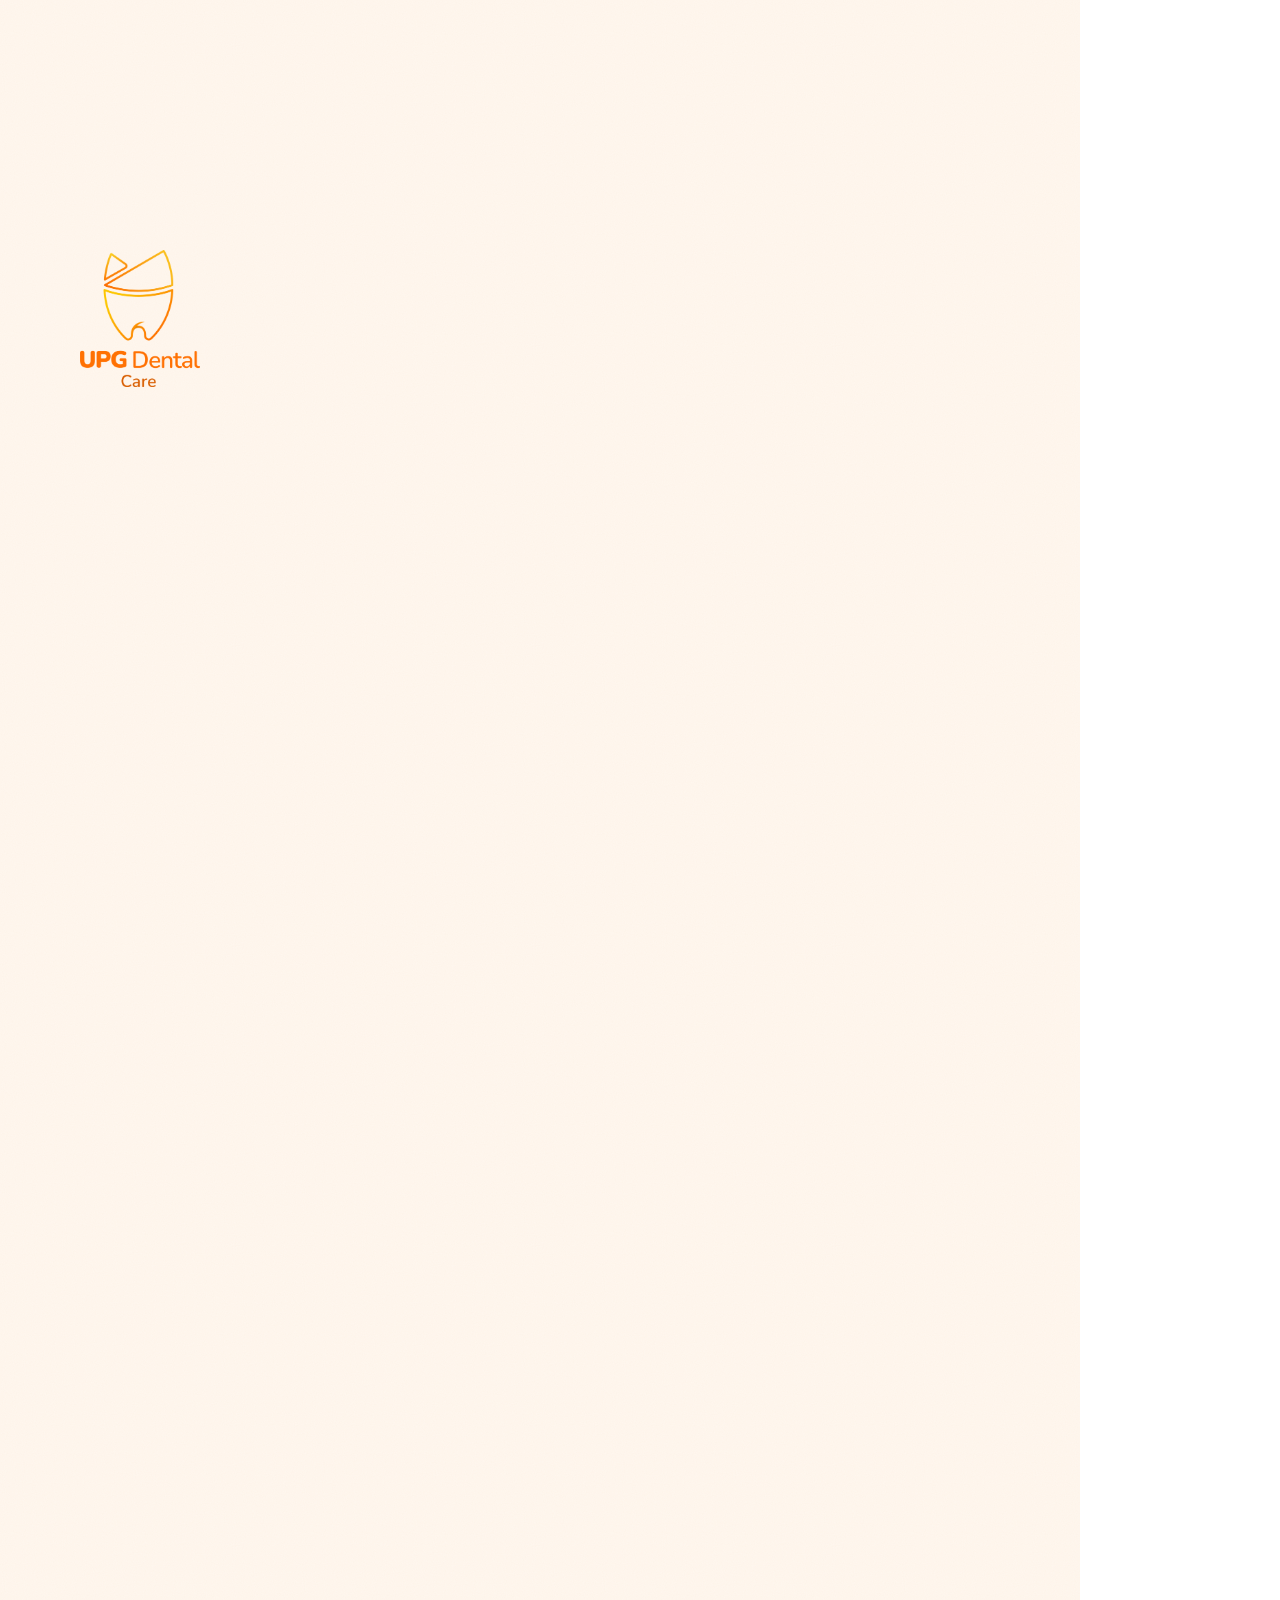
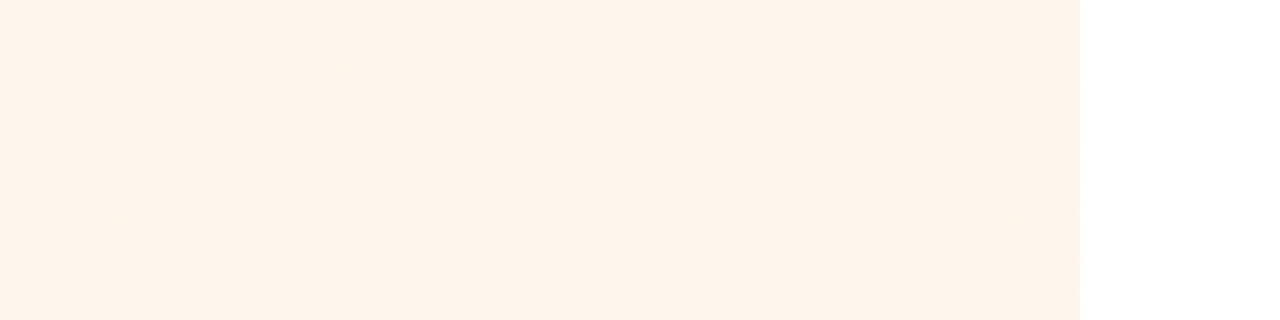
<file: video/rahasia-01-cengkeh/src/index.html>
<!doctype html>
<html lang="id"><head><meta charset="utf-8"><title>Rahasia 01 Cengkeh</title>
<link rel="stylesheet" href="kit.css">
<style>
.sc{position:absolute;inset:0;will-change:transform,opacity}
.sub{transition:none}
</style></head><body><div class="f" id="f"><img class="logo" src="logo-upg-transparan.png"><div id="stage"></div><div id="sub" class="sub"></div></div>
<script src="kit.js"></script>
<script>
// ===== Timeline (detik), diukur dari audio nyata audio/v1/L01..L10 =====
const LINES=[ // kartu subtitle (s = mulai, d = lama tampil), mengikuti audio v1 + v2
 {s:0.30,d:3.71,t:'Pernah sadar nggak, kenapa klinik gigi<br>selalu bau cengkeh?'},
 {s:4.60,d:5.72,t:'Di akun ini, kita bongkar hal-hal yang<br>dokter gigi tahu, tapi jarang diceritakan.'},
 {s:10.60,d:4.05,t:'Rahasia nomor satu:<br>bau itu namanya eugenol.'},
 {s:14.95,d:3.71,t:'Sebagian besar isi minyak cengkeh,<br>ya si eugenol ini.'},
 {s:18.95,d:2.40,t:'Kalau ada gigi berlubang<br>yang lagi nyeri,'},
 {s:21.35,d:3.01,t:'dokter gigi meneteskan eugenol<br>ke kapas kecil.'},
 {s:24.65,d:1.95,t:'Kapasnya dikeringkan sedikit,'},
 {s:26.60,d:2.41,t:'lalu diletakkan<br>di dalam lubang gigi.'},
 {s:29.30,d:2.77,t:'Setelah itu ditutup<br>tambalan sementara.'},
 {s:32.07,d:2.48,t:'Eugenol membantu<br>meredakan nyerinya.'},
 {s:34.85,d:1.58,t:'Nah, setiap kali dipakai,'},
 {s:36.43,d:3.57,t:'aromanya menyebar<br>ke ruangan.'},
 {s:40.00,d:1.85,t:'Itulah bau cengkeh<br>yang kamu cium.'},
 {s:42.25,d:3.16,t:'Rahasia nomor dua?<br>Kamu yang tentukan.'},
 {s:45.75,d:1.50,t:'Terus tulis di komen:'},
 {s:47.25,d:2.78,t:'rahasia dokter gigi apa lagi<br>yang pengen kamu tahu?'},
 {s:50.30,d:3.24,t:'Yang paling banyak diminta,<br>kita bongkar duluan.'},
 {s:53.80,d:2.04,t:'Follow biar nggak ketinggalan.'}];
const SC=[0,4.2,10.45,14.8,18.8,24.5,29.15,34.7,42.0,45.6];
const DURATION=57.0, STAMP1=4.42, STAMP3=40.0, STAMP4=44.1;
window.DURATION=DURATION;

// ===== easing =====
const cl=(v,a=0,b=1)=>Math.max(a,Math.min(b,v));
const p=(t,s,d)=>cl((t-s)/d);
const o4=k=>1-Math.pow(1-k,4), i4=k=>Math.pow(k,4);
const back=k=>{const c=1.7;return 1+(c+1)*Math.pow(k-1,3)+c*Math.pow(k-1,2);};
const typed=(str,k)=>str.slice(0,Math.round(str.length*cl(k)));
const draw=(k,len=400)=>`stroke-dasharray:${len};stroke-dashoffset:${len*(1-cl(k))}`;
const pop=(k)=>`transform:scale(${0.55+0.45*back(cl(k))});opacity:${cl(k*3)}`;

// ===== adegan (lt = waktu lokal sejak awal adegan) =====
const scenes=[
// 1 HOOK: teks diketik, asap cengkeh naik
lt=>{const q='Kenapa klinik gigi selalu bau ';
 return `${folderBlock('BERKAS #01')}
 <div class="paper" style="left:120px;right:180px;top:530px;height:720px">
  <div class="typed" style="margin-bottom:22px">RAHASIA KURSI DOKTER GIGI</div>
  <div class="h">${typed(q,p(lt,0,0.75))}${lt>0.75?`<span class="pill" style="display:inline-block;${pop(p(lt,0.75,0.3))}">cengkeh?</span>`:''}</div></div>
 <svg class="abs" style="left:150px;top:1010px" width="620" height="230">
  <g transform="translate(0,${-((lt*40)%30)})" opacity="${.5+.2*Math.sin(lt*3)}">${wisp(130,120,.6)}${wisp(230,130,.5)}</g>${clove(130,170,.55)}${clove(230,180,.5)}</svg>`;},
// 2 STEMPEL: tangan turun, dug, kamera sedikit mendorong
lt=>{const imp=STAMP1-SC[1], down=p(lt,0,imp), up=p(lt,imp+0.35,0.5);
 const hy=-260*(1-o4(down))-220*o4(up), hit=lt>=imp;
 const shake=hit&&lt<imp+0.12?Math.sin((lt-imp)*120)*5:0, push=1+0.035*p(lt,imp,5);
 return `<div class="sc" style="transform:scale(${push}) translate(${shake}px,0);transform-origin:50% 45%">${folderBlock('BERKAS #01')}
 ${hit?`<div class="stamp" style="left:190px;top:700px;font-size:74px;transform:rotate(-7deg) scale(${1+0.08*(1-p(lt,imp,0.15))})">RAHASIA KURSI<br>DOKTER GIGI</div>`:''}
 <div class="cap" style="top:1000px;text-align:center;color:${C.coklat};opacity:${p(lt,imp+0.6,0.4)};transform:translateY(${16*(1-o4(p(lt,imp+0.6,0.4)))}px)">Yang dokter gigi tahu,<br>tapi jarang diceritakan</div></div>
 <svg class="abs" style="left:300px;top:${520+hy}px;opacity:${1-p(lt,imp+0.6,0.3)}" width="400" height="360" viewBox="-160 -340 400 470">${stampHand(0,0,.8)}</svg>`;},
// 3 TEMUAN #1
lt=>{const up=o4(p(lt,0,0.45));
 return `${folderBlock('BERKAS #01')}
 <div class="paper" style="left:120px;right:180px;top:${530+120*(1-up)}px;height:720px">
  <div class="typed">${typed('TEMUAN #1',p(lt,0.2,0.4))}</div>
  <div class="h" style="margin-top:40px;opacity:${p(lt,1.9,0.25)}">Itu bau</div>
  <div class="h" style="margin-top:8px">${lt>2.95?`<span class="pill" style="display:inline-block;${pop(p(lt,2.95,0.3))}">eugenol</span>`:''}</div>
  <div class="typed" style="margin-top:60px;color:${C.gelap};font-size:30px">${typed('dibaca: eu-ge-nol',p(lt,3.3,0.6))}</div></div>`;},
// 4 cengkeh -> minyak -> eugenol
lt=>`<div class="h2 abs" style="left:80px;right:140px;top:460px;opacity:${p(lt,0,.3)}">Isi utama <span class="pill">minyak cengkeh</span></div>
 <svg class="abs" style="left:0;top:760px" width="960" height="560">
  <g style="${pop(p(lt,0.2,0.35))};transform-origin:190px 250px;transform-box:view-box">${clove(190,250,1)}</g>
  <g style="${draw(p(lt,0.8,0.4),220)}">${arrow(290,250,420)}</g>
  <g style="${pop(p(lt,1.15,0.35))};transform-origin:530px 260px;transform-box:view-box">${drop(530,260,1.5)}</g>
  <g style="${draw(p(lt,2.0,0.35),160)}">${arrow(630,250,715)}</g>
  <g style="${pop(p(lt,2.4,0.3))};transform-origin:843px 248px;transform-box:view-box"><rect x="730" y="196" width="226" height="104" rx="22" fill="${C.or}"/><text x="843" y="264" class="label" style="font-weight:900">eugenol</text></g>
  <text x="190" y="530" class="label" opacity="${p(lt,0.5,.3)}">cengkeh</text><text x="530" y="530" class="label" opacity="${p(lt,1.4,.3)}">minyaknya</text></svg>`,
// 5 eugenol diteteskan ke kapas
lt=>{const pip=o4(p(lt,0.1,0.6)), fall=p(lt,2.5,0.5), wet=o4(p(lt,3.0,0.5));
 return `<div class="h2 abs" style="left:80px;right:140px;top:460px;opacity:${p(lt,0,.3)}">Diteteskan ke ${lt>2.6?`<span class="pill" style="display:inline-block;${pop(p(lt,2.6,.3))}">kapas</span>`:'<span style="opacity:0">kapas</span>'}</div>
 <svg class="abs" style="left:0;top:700px" width="960" height="660">
  <g transform="translate(470,${40-160*(1-pip)}) rotate(8)"><rect x="-22" y="0" width="44" height="210" rx="10" fill="#fff" stroke="${C.gelap}" stroke-width="7"/><rect x="-16" y="${120+40*fall}" width="32" height="${84-40*fall}" rx="6" fill="${C.amber}" opacity=".85"/><path d="M-8 208 L0 250 L8 208" fill="#fff" stroke="${C.gelap}" stroke-width="7" stroke-linejoin="round"/><rect x="-34" y="-110" width="68" height="120" rx="30" fill="${C.ortua}" stroke="${C.gelap}" stroke-width="7" style="transform:scaleY(${lt>2.3&&lt<2.6?0.88:1});transform-origin:0 -50px;transform-box:view-box"/></g>
  ${lt>2.5&&lt<3.0?drop(440,330+140*fall*fall,.42):''}
  <g transform="translate(450,470)"><g style="${pop(p(lt,0.3,.35))}"><path d="M-95 20 C-120 -15 -85 -55 -50 -45 C-40 -80 10 -85 25 -55 C60 -75 105 -45 92 -10 C125 5 110 55 70 52 C55 80 -5 82 -25 58 C-60 75 -110 55 -95 20Z" fill="#fff" stroke="${C.gelap}" stroke-width="7"/><ellipse cx="0" cy="10" rx="${60*wet}" ry="${26*wet}" fill="${C.amber}" opacity=".55"/></g></g>
  <text x="450" y="620" class="label" opacity="${p(lt,0.8,.3)}">kapas kecil</text></svg>`;},
// 6 kapas dikeringkan, masuk ke lubang gigi
lt=>{const down=o4(p(lt,2.0,1.0)), sq=lt>0.6&&lt<1.6?0.82+0.18*Math.abs(Math.cos((lt-0.6)*Math.PI)):1;
 const cy=170+152*down;
 return `<div class="h2 abs" style="left:80px;right:140px;top:460px;opacity:${p(lt,0,.3)}">Diletakkan di ${lt>2.2?`<span class="pill" style="display:inline-block;${pop(p(lt,2.2,.3))}">lubang gigi</span>`:'<span style="opacity:0">lubang gigi</span>'}</div>
 <svg class="abs" style="left:0;top:690px" width="960" height="680">
  ${tooth(470,430,2.3,`<path d="M-30 -40 C-30 10 -22 60 -30 100 M30 -40 C30 10 22 60 30 100" stroke="${C.ortua}" stroke-width="5" fill="none" opacity=".5"/><path d="M-26 -62 L-18 -30 L18 -30 L26 -62 Z" fill="${C.krem}" stroke="${C.gelap}" stroke-width="5" stroke-linejoin="round"/>`)}
  <g transform="translate(470,${cy})"><g style="transform:scaleY(${sq});transform-box:view-box"><path d="M-34 0 C-42 -22 -18 -38 0 -30 C18 -40 42 -22 34 0 C40 20 -40 20 -34 0Z" fill="#FFF3C4" stroke="${C.gelap}" stroke-width="6"/></g>
   <g opacity="${1-p(lt,3.1,0.4)}"><path d="M-12 -32 L-60 -250 M12 -32 L60 -250" stroke="${C.gelap}" stroke-width="10" stroke-linecap="round"/></g></g>
  <g opacity="${p(lt,0.2,.3)*(1-p(lt,2.0,.3))}"><text x="800" y="140" class="label" style="font-size:38px">dikeringkan</text><text x="800" y="184" class="label" style="font-size:38px">sedikit dulu</text></g></svg>`;},
// 7 ditutup tambalan sementara, nyeri reda
lt=>{const cap=o4(p(lt,0.3,0.5)), calm=p(lt,2.9,0.8), j=calm<1?Math.sin(lt*38)*3*(1-calm):0;
 const nerve=calm<0.5?`<path transform="translate(${j},0)" d="M-10 -26 L4 -8 L-8 10 L6 28 L-8 46 L4 66" stroke="${C.or}" stroke-width="7" fill="none" stroke-linecap="round" stroke-linejoin="round" opacity="${1-calm*2}"/>`:`<path d="M0 -26 C-6 0 6 30 0 70" stroke="${C.or}" stroke-width="7" fill="none" stroke-linecap="round" opacity="${(calm-0.5)*2}"/>`;
 return `<div class="h2 abs" style="left:80px;right:140px;top:460px">${lt<2.8?`<span style="opacity:${p(lt,0,.3)}">Ditutup <span class="pill">tambalan sementara</span></span>`:`<span style="opacity:${p(lt,2.8,.25)}">Membantu <span class="pill">meredakan nyeri</span></span>`}</div>
 <svg class="abs" style="left:0;top:740px" width="960" height="620">
  ${tooth(470,330,2.3,`<path d="M-30 -40 C-30 10 -22 60 -30 100 M30 -40 C30 10 22 60 30 100" stroke="${C.ortua}" stroke-width="5" fill="none" opacity=".5"/>${nerve}<path d="M-26 -62 L-18 -30 L18 -30 L26 -62 Z" fill="#FFF3C4" stroke="${C.gelap}" stroke-width="4"/><path d="M-14 -40 C-8 -46 8 -46 14 -40 C10 -34 -10 -34 -14 -40Z" fill="${C.amber}" opacity=".7"/><g transform="translate(0,${-40*(1-cap)})" opacity="${cap}"><path d="M-30 -66 C-12 -54 12 -54 30 -66 L26 -50 C10 -44 -10 -44 -26 -50Z" fill="#D9C7AE" stroke="${C.gelap}" stroke-width="4"/></g>`)}
  <g opacity="${p(lt,0.9,.3)}"><path d="M545 190 L720 110" stroke="${C.gelap}" stroke-width="6" stroke-linecap="round"/><text x="800" y="100" class="label" style="font-size:38px">tambalan</text><text x="800" y="144" class="label" style="font-size:38px">sementara</text></g>
  <g opacity="${p(lt,1.3,.3)}"><path d="M520 240 L720 300" stroke="${C.gelap}" stroke-width="6" stroke-linecap="round"/><text x="800" y="290" class="label" style="font-size:38px">kapas</text><text x="800" y="334" class="label" style="font-size:38px">+ eugenol</text></g></svg>`;},
// 8 aroma menyebar, TERJAWAB
lt=>{const W=[[470,440,.6,0.2],[330,470,.5,0.6],[610,470,.5,0.8],[200,520,.55,1.6],[760,520,.45,1.9],[400,330,.35,2.4],[560,320,.35,2.7]];
 const imp=STAMP3-SC[7], hit=lt>=imp;
 return `<div class="h2 abs" style="left:80px;right:140px;top:460px">${lt<imp-0.1?`<span style="opacity:${p(lt,0,.3)}">Aromanya <span class="pill">menyebar</span></span>`:`<span style="opacity:${p(lt,imp-0.1,.25)}">Itu bau yang <span class="pill">kamu cium</span></span>`}</div>
 <svg class="abs" style="left:0;top:700px" width="960" height="700">
  ${W.map(([x,y,o,t0])=>{const k=p(lt,t0,0.7);return `<g transform="translate(0,${-30*p(lt,t0,6)})" style="clip-path:inset(${100-100*k}% 0 0 0)">${wisp(x,y,o)}</g>`;}).join('')}
  ${tooth(470,580,1.1)}</svg>
 ${hit?`<div class="stamp" style="left:590px;top:1250px;font-size:46px;transform:rotate(-9deg) scale(${1+0.1*(1-p(lt,imp,0.15))})">TERJAWAB</div>`:''}`;},
// 9 berkas #02: kamu yang tentukan
lt=>{const imp=STAMP4-SC[8], hit=lt>=imp;
 return `${folderBlock('BERKAS #02',520,760)}
 <div class="paper" style="left:120px;right:180px;top:580px;height:640px">
  <div class="typed">${typed('RAHASIA #02',p(lt,0.15,0.4))}</div>
  <div style="font-weight:900;font-size:300px;line-height:1;color:${C.ortua};margin-top:10px;display:inline-block;${pop(p(lt,0.5,.35))};transform-origin:30% 60%">?</div></div>
 ${hit?`<div class="stamp" style="left:330px;top:1020px;font-size:58px;transform:rotate(-8deg) scale(${1+0.1*(1-p(lt,imp,0.15))})">KAMU YANG<br>TENTUKAN</div>`:''}`;},
// 10 CTA: tulis di komen, yang paling banyak diminta, follow
lt=>{const tq=LINES[15].s-SC[9], tn=LINES[16].s-SC[9], tf=LINES[17].s-SC[9];
 const hin=o4(p(lt,tq+0.3,0.45)), nudge=lt>tq+0.8&&lt<tq+2.6?Math.max(0,Math.sin((lt-tq-0.8)*Math.PI*2/0.9))*24:0;
 return `<div class="h2 abs" style="left:80px;top:470px;color:${C.ortua};${pop(p(lt,0.15,.3))};transform-origin:0 50%">Tulis di komen</div>
 <div class="cap abs" style="top:590px;opacity:${p(lt,tq,.3)}">Rahasia dokter gigi apa yang mau kamu bongkar?</div>
 <div class="abs" style="left:80px;right:140px;top:760px;font-weight:800;font-size:40px;line-height:1.5;opacity:${p(lt,tn,.3)}">
  <div class="typed" style="font-size:30px;margin-bottom:10px">${typed('YANG PALING BANYAK DIMINTA:',p(lt,tn,0.6))}</div>
  ${lt>tn+0.9?`<span class="pill" style="display:inline-block;${pop(p(lt,tn+0.9,.3))}">dibongkar duluan</span>`:''}</div>
 <div class="h abs" style="left:80px;top:1000px;font-size:80px;opacity:${p(lt,tf,.2)}">${lt>tf?`<span class="pill" style="display:inline-block;${pop(p(lt,tf,.3))}">Follow</span>`:''} biar nggak<br>ketinggalan</div>
 <svg class="abs" style="left:${520-300*(1-hin)+nudge}px;top:1195px;opacity:${hin}" width="440" height="200" viewBox="-290 -120 500 240">${pointHand(0,0,.8)}</svg>`;}
];

const CUTS=[1,2];
const stage=document.getElementById('stage'), subEl=document.getElementById('sub');
function sceneAt(i,t){const s=SC[i], e=i+1<SC.length?SC[i+1]:DURATION;
 // masuk & keluar bertempo sama (partial travel), tanpa jeda kosong di sambungan
 const CUT=[1,2]; // sambungan 0->1 dan 1->2 memakai map yang sama: potong langsung
 const inK=(i===0||CUT.includes(i))?1:o4(p(t,s,0.32)), outK=i+1<SC.length?(CUT.includes(i+1)?(t>=e?1:0):i4(p(t,e,0.28))):0;
 const x=90*(1-inK)-90*outK, op=Math.min(inK,1-outK);
 return `<div class="sc" style="transform:translateX(${x}px);opacity:${op}">${scenes[i](t-s)}</div>`;}
window.render=t=>{let h='';
 for(let i=0;i<SC.length;i++){const s=SC[i], e=i+1<SC.length?SC[i+1]:DURATION; const tail=CUTS.includes(i+1)?0:0.28; if(t>=s-0.001&&t<e+tail) h+=sceneAt(i,t);}
 stage.innerHTML=h;
 const L=LINES.find(l=>t>=l.s-0.05&&t<l.s+l.d+0.15); subEl.innerHTML=L?L.t:'';};
if(!navigator.webdriver){const t0=performance.now();(function loop(){render(((performance.now()-t0)/1000)%DURATION);requestAnimationFrame(loop);})();}
</script></body></html>
</file>
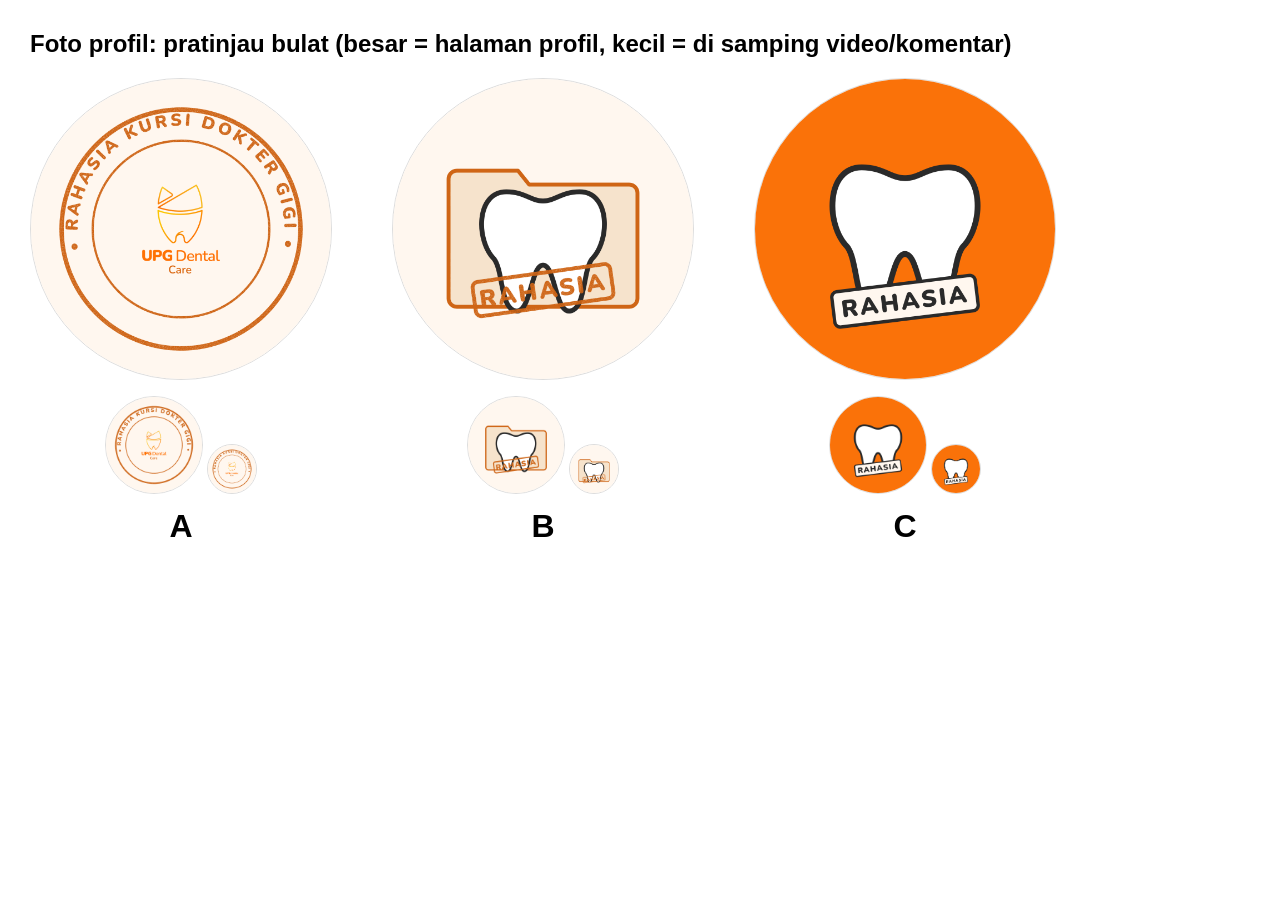
<file: desain/foto-profil/pratinjau.html>
<html><body style='margin:0;background:#fff;font-family:sans-serif;width:1200px;padding:30px'>
<h2 style='margin:0 0 20px'>Foto profil: pratinjau bulat (besar = halaman profil, kecil = di samping video/komentar)</h2>
<div style='display:flex;gap:60px'><div style='text-align:center'><img src='profil-A.png' style='width:300px;height:300px;border-radius:50%;border:1px solid #ddd'><br><img src='profil-A.png' style='width:96px;height:96px;border-radius:50%;margin-top:16px;border:1px solid #ddd'> <img src='profil-A.png' style='width:48px;height:48px;border-radius:50%;border:1px solid #ddd'><h1 style='margin:10px 0 0'>A</h1></div><div style='text-align:center'><img src='profil-B.png' style='width:300px;height:300px;border-radius:50%;border:1px solid #ddd'><br><img src='profil-B.png' style='width:96px;height:96px;border-radius:50%;margin-top:16px;border:1px solid #ddd'> <img src='profil-B.png' style='width:48px;height:48px;border-radius:50%;border:1px solid #ddd'><h1 style='margin:10px 0 0'>B</h1></div><div style='text-align:center'><img src='profil-C.png' style='width:300px;height:300px;border-radius:50%;border:1px solid #ddd'><br><img src='profil-C.png' style='width:96px;height:96px;border-radius:50%;margin-top:16px;border:1px solid #ddd'> <img src='profil-C.png' style='width:48px;height:48px;border-radius:50%;border:1px solid #ddd'><h1 style='margin:10px 0 0'>C</h1></div></div></body></html>
</file>
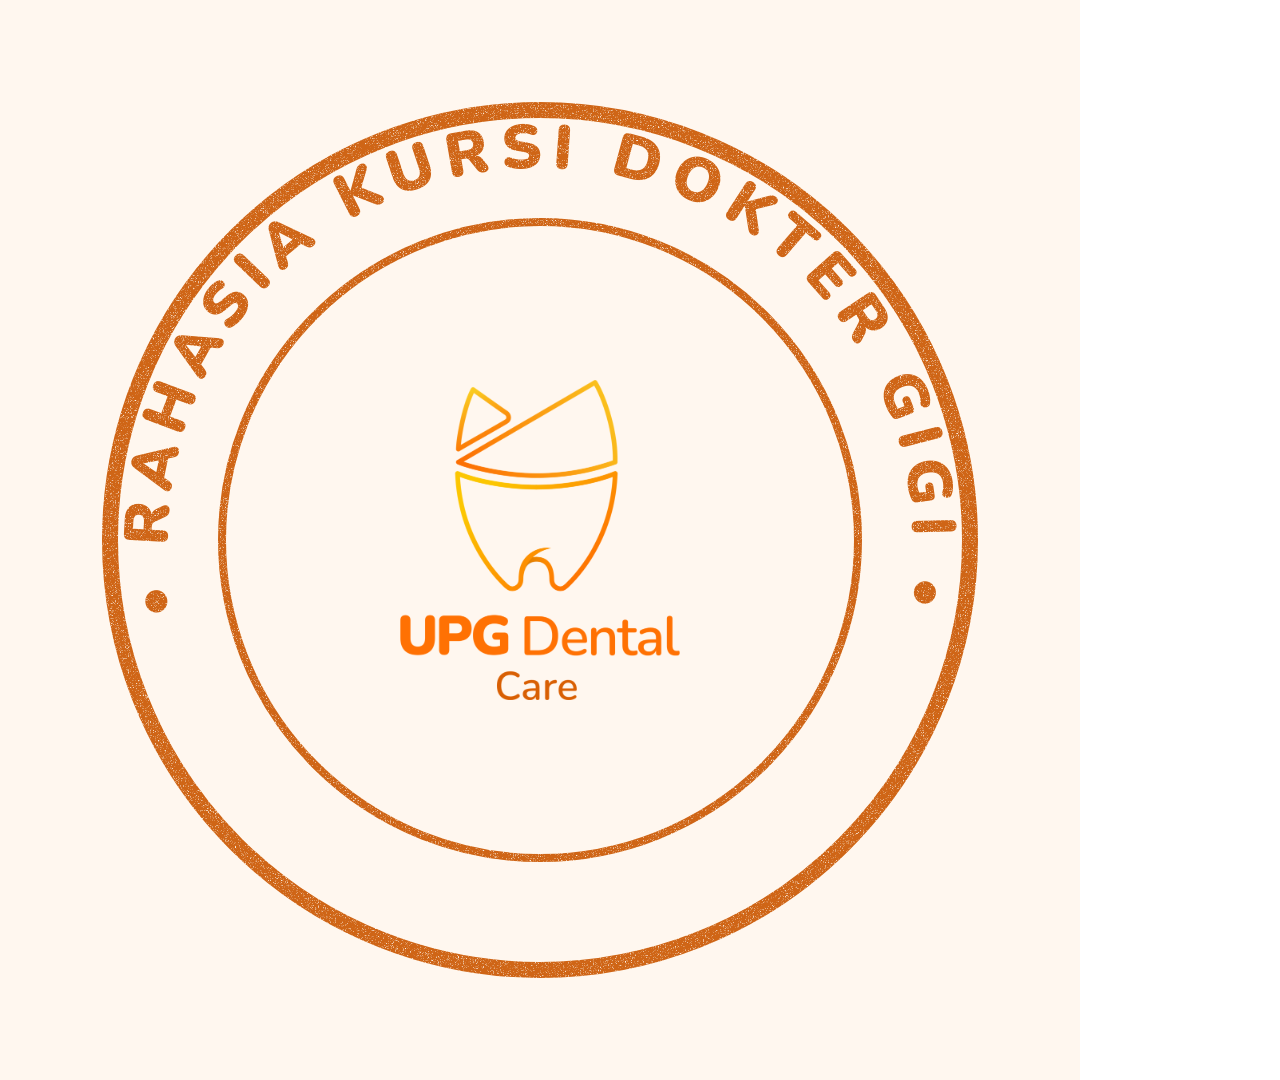
<file: desain/foto-profil/src/profil.html>
<!doctype html>
<html lang="id"><head><meta charset="utf-8"><title>Foto profil</title>
<style>
@font-face{font-family:Nunito;font-weight:900;src:url(nunito-latin-900-normal.woff2)}
@font-face{font-family:'Courier Prime';font-weight:700;src:url(courier-prime-latin-700-normal.woff2)}
html,body{margin:0;width:1080px;height:1080px;overflow:hidden}
svg{display:block}
</style></head><body><div id="r"></div>
<script src="kit.js"></script>
<script>
// Foto profil 1080x1080. Isi penting di dalam lingkaran tengah (profil dipotong bulat).
const o=new URLSearchParams(location.search).get('o')||'A';
const ink='#CF6515', inkFilter=`<filter id="ink"><feTurbulence baseFrequency=".6" numOctaves="2" seed="4"/><feColorMatrix values="0 0 0 0 0  0 0 0 0 0  0 0 0 0 0  0 0 0 -2.2 1.7"/><feComposite in="SourceGraphic" operator="in"/></filter>`;
const ringText=(txt,r,size)=>`<defs><path id="ring" d="M540 ${540+r} A${r} ${r} 0 1 1 540.1 ${540+r}"/></defs><text font-family="Nunito" font-weight="900" font-size="${size}" fill="${ink}" letter-spacing="10" filter="url(#ink)"><textPath href="#ring" startOffset="50%" text-anchor="middle">${txt}</textPath></text>`;
const toothBig=(x,y,s)=>`<g transform="translate(${x},${y}) scale(${s})"><path d="${toothPath}" fill="#fff" stroke="${C.gelap}" stroke-width="8" stroke-linejoin="round"/></g>`;
const V={
// A: cap bulat "RAHASIA KURSI DOKTER GIGI" melingkari logo UPG asli
A:`<svg width="1080" height="1080"><defs>${inkFilter}</defs><rect width="1080" height="1080" fill="#FFF7EF"/>
  <circle cx="540" cy="540" r="430" fill="none" stroke="${ink}" stroke-width="16" filter="url(#ink)"/>
  <circle cx="540" cy="540" r="318" fill="none" stroke="${ink}" stroke-width="8" filter="url(#ink)"/>
  ${ringText('• RAHASIA KURSI DOKTER GIGI •',372,62)}
  <image href="logo-upg-transparan.png" x="400" y="380" width="280" height="320"/></svg>`,
// B: map berkas + gigi + stempel RAHASIA (ikon seri)
B:`<svg width="1080" height="1080"><defs>${inkFilter}</defs><rect width="1080" height="1080" fill="#FFF7EF"/>
  <path d="M230 330 h220 l40 50 h360 a30 30 0 0 1 30 30 v380 a30 30 0 0 1 -30 30 h-620 a30 30 0 0 1 -30 -30 v-430 a30 30 0 0 1 30 -30z" fill="#F6E3CC" stroke="${ink}" stroke-width="14" stroke-linejoin="round"/>
  ${toothBig(540,560,2.2)}
  <g transform="translate(540,760) rotate(-8)" filter="url(#ink)"><rect x="-250" y="-62" width="500" height="124" rx="20" fill="none" stroke="${ink}" stroke-width="14"/><text y="30" text-anchor="middle" font-family="Nunito" font-weight="900" font-size="86" letter-spacing="8" fill="${ink}">RAHASIA</text></g></svg>`,
// C: oranye UPG, gigi putih dengan stempel; teks gelap (kontras panduan)
C:`<svg width="1080" height="1080"><defs>${inkFilter}</defs><rect width="1080" height="1080" fill="#FA7209"/>
  ${toothBig(540,500,2.6)}
  <g transform="translate(540,800) rotate(-7)"><rect x="-260" y="-64" width="520" height="128" rx="20" fill="#FFF7EF" stroke="#2A2A2A" stroke-width="12"/><text y="30" text-anchor="middle" font-family="Nunito" font-weight="900" font-size="86" letter-spacing="8" fill="#2A2A2A">RAHASIA</text></g></svg>`
};
document.getElementById('r').innerHTML=V[o];
</script></body></html>
</file>
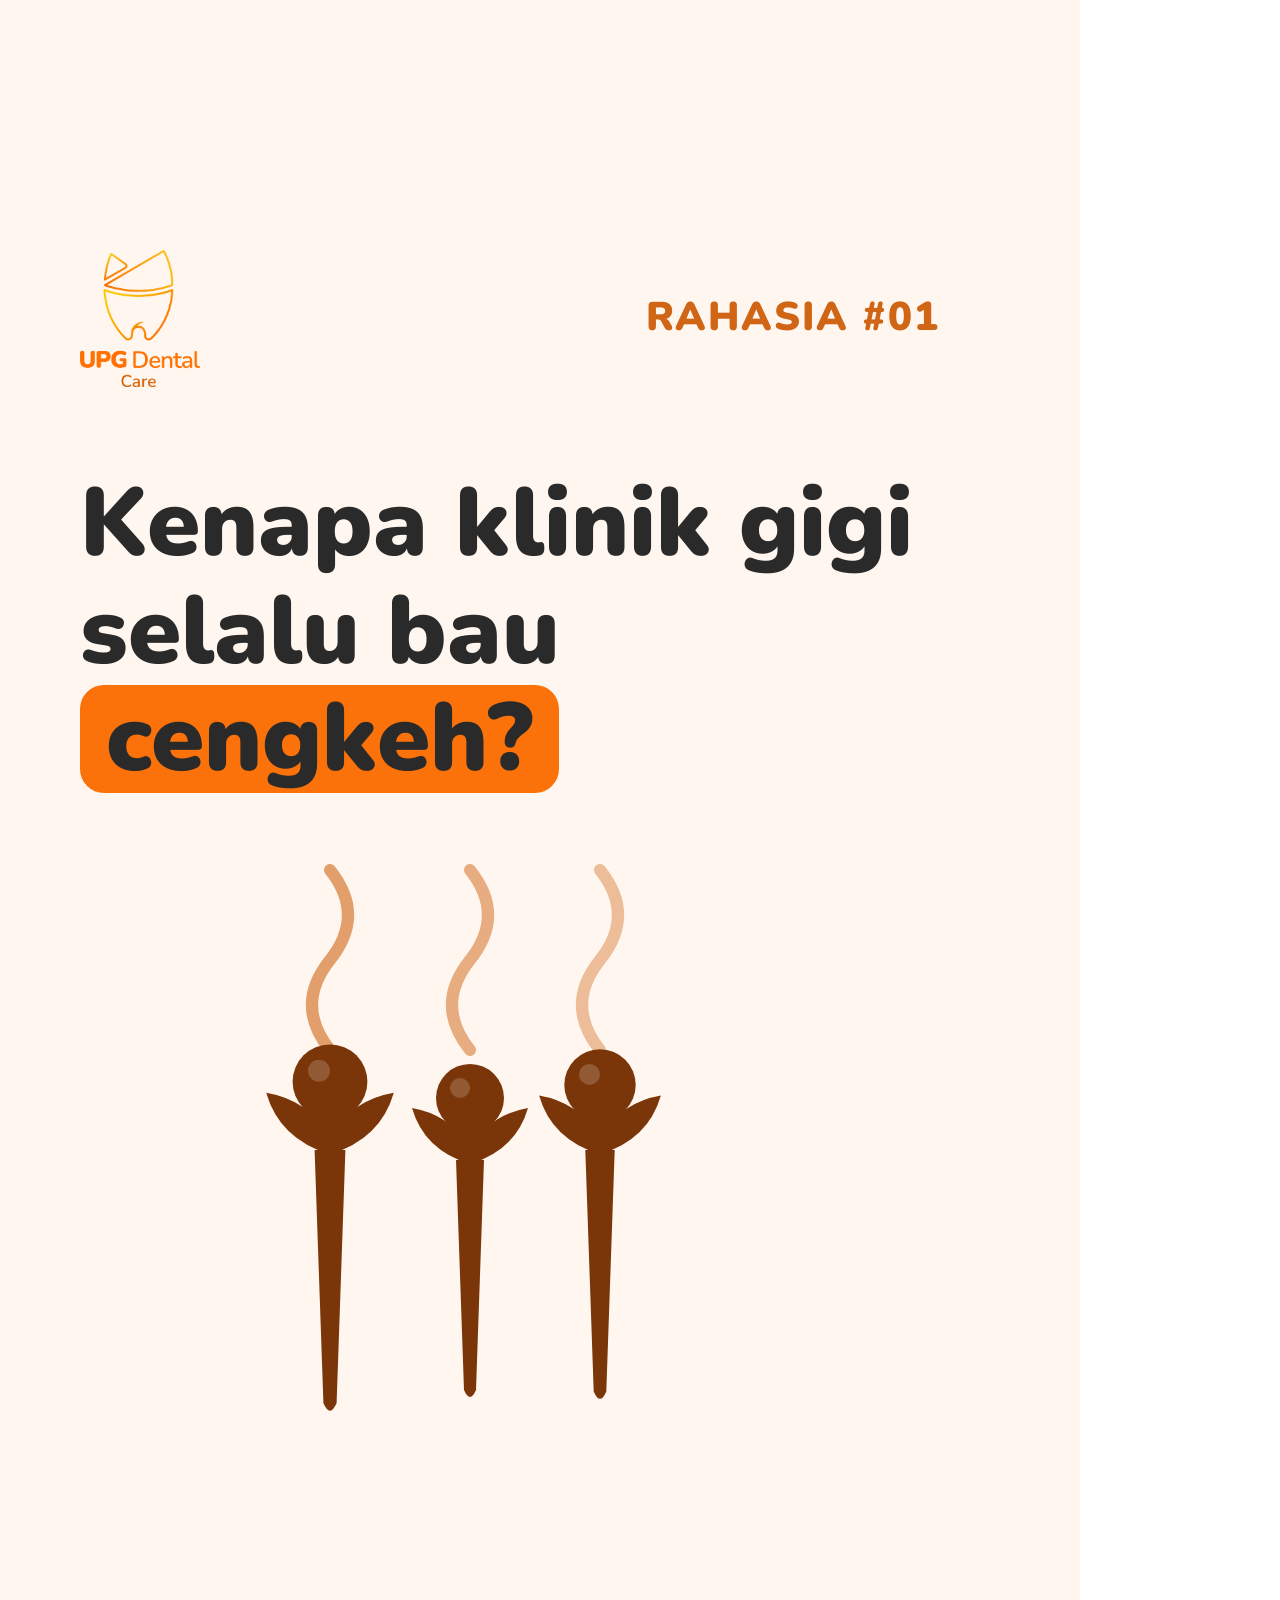
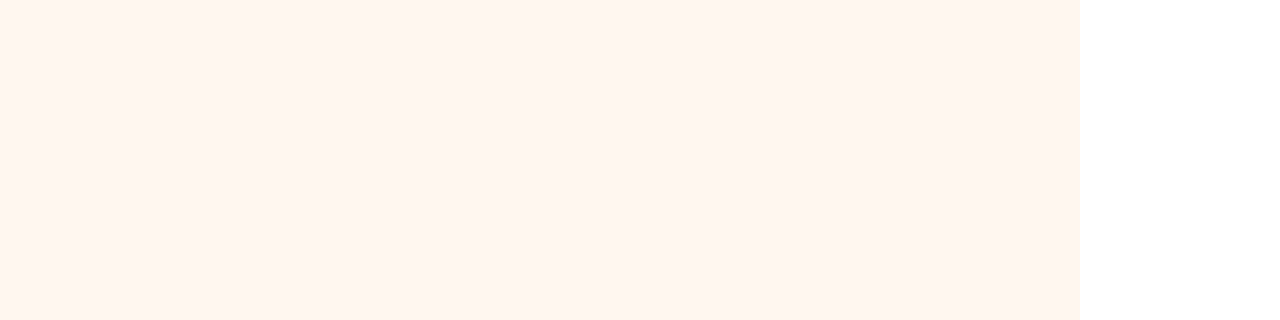
<file: desain/gaya-visual-v1/src/frame.html>
<!doctype html>
<html><head><meta charset="utf-8">
<style>
@font-face{font-family:Nunito;font-weight:600;src:url(nunito-latin-600-normal.woff2)}
@font-face{font-family:Nunito;font-weight:800;src:url(nunito-latin-800-normal.woff2)}
@font-face{font-family:Nunito;font-weight:900;src:url(nunito-latin-900-normal.woff2)}
@font-face{font-family:Courier Prime;font-weight:700;src:url(courier-prime-latin-700-normal.woff2)}
:root{--krem:#FFF7EF;--or:#FA7209;--ortua:#CF6515;--gelap:#2A2A2A;--coklat:#7A3608}
*{box-sizing:border-box;margin:0}
html,body{width:1080px;height:1920px;overflow:hidden;font-family:Nunito,sans-serif}
.f{position:relative;width:1080px;height:1920px;overflow:hidden}
.logo{position:absolute;left:80px;top:250px;width:120px}
.series{position:absolute;right:140px;top:290px;font-weight:900;font-size:40px;letter-spacing:2px}
.title{position:absolute;left:80px;right:140px;font-weight:900;font-size:96px;line-height:1.12}
.pill{display:inline-block;background:var(--or);color:var(--gelap);padding:0 26px;border-radius:24px}
.sub{position:absolute;left:80px;right:140px;top:1380px;font-weight:800;font-size:48px;line-height:1.3;text-align:center}
.art{position:absolute;left:0;right:120px}
/* A krem hangat */
.A{background:var(--krem);color:var(--gelap)}
.A .series{color:var(--ortua)}
/* B gelap misteri */
.B{background:radial-gradient(ellipse 70% 45% at 50% 52%,#4a3a2e 0%,#2A2A2A 62%,#1d1d1d 100%);color:var(--krem)}
.B .series{color:var(--or)}
.B .sub{color:var(--krem)}
/* C berkas rahasia */
.C{background:var(--krem);color:var(--gelap)}
.C .folder{position:absolute;left:60px;right:140px;top:470px;height:860px;background:#F6E3CC;border-radius:0 28px 28px 28px;border:4px solid var(--ortua)}
.C .tab{position:absolute;left:56px;top:420px;width:330px;height:60px;background:#F6E3CC;border:4px solid var(--ortua);border-bottom:none;border-radius:24px 24px 0 0;font-family:'Courier Prime';font-weight:700;font-size:30px;color:var(--coklat);padding:12px 24px}
.C .paper{position:absolute;left:100px;right:180px;top:520px;height:760px;background:#fff;box-shadow:0 6px 0 rgba(0,0,0,.06);padding:44px}
.C .typed{font-family:'Courier Prime';font-weight:700;color:var(--gelap)}
.stamp{position:absolute;font-weight:900;color:var(--ortua);border:8px solid var(--ortua);border-radius:16px;padding:6px 26px;transform:rotate(-9deg);letter-spacing:4px;opacity:.92}
</style></head><body>
<div id="root"></div>
<script>
const P=new URLSearchParams(location.search), O=P.get('o')||'A', N=P.get('n')||'1';
const dark=O==='B';
const clove=(x,y,s,col)=>`<g transform="translate(${x},${y}) scale(${s})">
 <path d="M-14 0 L14 0 L6 230 Q0 244 -6 230 Z" fill="${col}"/>
 <g fill="${col}"><path d="M0 4 Q-46 -10 -58 -52 Q-22 -46 0 -14Z"/><path d="M0 4 Q46 -10 58 -52 Q22 -46 0 -14Z"/>
 <path d="M-8 0 Q-30 -40 -14 -70 Q2 -40 8 0Z"/><path d="M8 0 Q30 -40 14 -70 Q-2 -40 -8 0Z"/></g>
 <circle cx="0" cy="-62" r="34" fill="${col}"/><circle cx="-10" cy="-72" r="10" fill="#fff" opacity=".18"/></g>`;
const tooth=(x,y,s,fill,stroke)=>`<g transform="translate(${x},${y}) scale(${s})"><path d="M-60 -70 C-110 -70 -110 10 -80 40 C-65 60 -70 120 -45 125 C-20 130 -20 50 0 50 C20 50 20 130 45 125 C70 120 65 60 80 40 C110 10 110 -70 60 -70 C30 -70 20 -55 0 -55 C-20 -55 -30 -70 -60 -70Z" fill="${fill}" stroke="${stroke}" stroke-width="9"/></g>`;
const wisps=(col)=>[330,470,600].map((x,i)=>`<path d="M${x} 190 q-36 -45 0 -90 q36 -45 0 -90" fill="none" stroke="${col}" stroke-width="12" stroke-linecap="round" opacity="${.6-i*.1}"/>`).join('');
const brown=dark?'#B5652A':'#7A3608';
let h='';
if(N==='1'){ // HOOK
  const art=`<svg class="art" style="top:860px" width="960" height="560" viewBox="0 0 960 560">
    ${wisps(dark?'#FFF7EF':'#CF6515')}
    ${clove(330,290,1.1,brown)}${clove(470,300,1.0,brown)}${clove(600,290,1.05,brown)}</svg>`;
  if(O==='C'){
    h=`<div class="tab">BERKAS #01</div><div class="folder"></div><div class="paper">
      <div class="typed" style="font-size:34px;color:#CF6515;margin-bottom:26px">RAHASIA KURSI DOKTER GIGI</div>
      <div style="font-weight:900;font-size:84px;line-height:1.12">Kenapa klinik gigi selalu bau <span class="pill">cengkeh?</span></div></div>
      <div class="stamp" style="left:560px;top:1150px;font-size:56px">RAHASIA</div>
      <svg class="art" style="top:1000px;left:120px" width="400" height="280" viewBox="0 0 400 280">${clove(120,110,.6,brown)}${clove(220,120,.55,brown)}</svg>`;
  } else {
    h=`<div class="series">RAHASIA #01</div>
      <div class="title" style="top:470px">Kenapa klinik gigi selalu bau <span class="pill">cengkeh?</span></div>${art}`;
  }
} else { // ISI
  const art=`<svg class="art" style="top:${O==='C'?760:640}px;${O==='C'?'left:110px;transform:scale(.8);transform-origin:left top;':''}" width="960" height="620" viewBox="0 0 960 620">
    ${clove(170,230,.95,brown)}
    <path d="M270 260 H390" stroke="${dark?'#FFF7EF':'#2A2A2A'}" stroke-width="10" stroke-linecap="round"/><path d="M372 236 L398 260 L372 284" fill="none" stroke="${dark?'#FFF7EF':'#2A2A2A'}" stroke-width="10" stroke-linecap="round" stroke-linejoin="round"/>
    <g transform="translate(500,140)"><rect x="-6" y="-40" width="72" height="44" rx="8" fill="${dark?'#FFF7EF':'#2A2A2A'}"/><rect x="-40" y="0" width="140" height="210" rx="34" fill="#F8C000" opacity=".9"/><rect x="-14" y="80" width="88" height="70" rx="10" fill="#FFF7EF"/></g>
    <path d="M640 260 H740" stroke="${dark?'#FFF7EF':'#2A2A2A'}" stroke-width="10" stroke-linecap="round"/><path d="M722 236 L748 260 L722 284" fill="none" stroke="${dark?'#FFF7EF':'#2A2A2A'}" stroke-width="10" stroke-linecap="round" stroke-linejoin="round"/>
    ${tooth(840,250,.95,dark?'#FFF7EF':'#ffffff',dark?'#FFF7EF':'#2A2A2A')}<circle cx="840" cy="220" r="22" fill="#F8C000"/>
    <text x="170" y="540" text-anchor="middle" font-family="Nunito" font-weight="800" font-size="40" fill="${dark?'#FFF7EF':'#2A2A2A'}">cengkeh</text>
    <text x="530" y="540" text-anchor="middle" font-family="Nunito" font-weight="800" font-size="40" fill="${dark?'#FFF7EF':'#2A2A2A'}">eugenol</text>
    <text x="840" y="540" text-anchor="middle" font-family="Nunito" font-weight="800" font-size="40" fill="${dark?'#FFF7EF':'#2A2A2A'}">bahan gigi</text></svg>`;
  const t=`Itu bau <span class="pill">eugenol</span>`;
  if(O==='C'){
    h=`<div class="tab">BERKAS #01</div><div class="folder"></div><div class="paper">
       <div class="typed" style="font-size:30px;color:#CF6515">TEMUAN:</div>
       <div style="font-weight:900;font-size:80px;margin-top:10px">${t}</div></div>${art}`;
  } else {
    h=`<div class="series">RAHASIA #01</div><div class="title" style="top:460px">${t}</div>${art}`;
  }
  h+=`<div class="sub">Zat dari cengkeh ini dipakai<br>di bahan gigi sejak lama</div>`;
}
document.getElementById('root').innerHTML=`<div class="f ${O}"><img class="logo" src="${dark?'logo-upg-putih.png':'logo-upg-transparan.png'}">${h}</div>`;
</script></body></html>
</file>
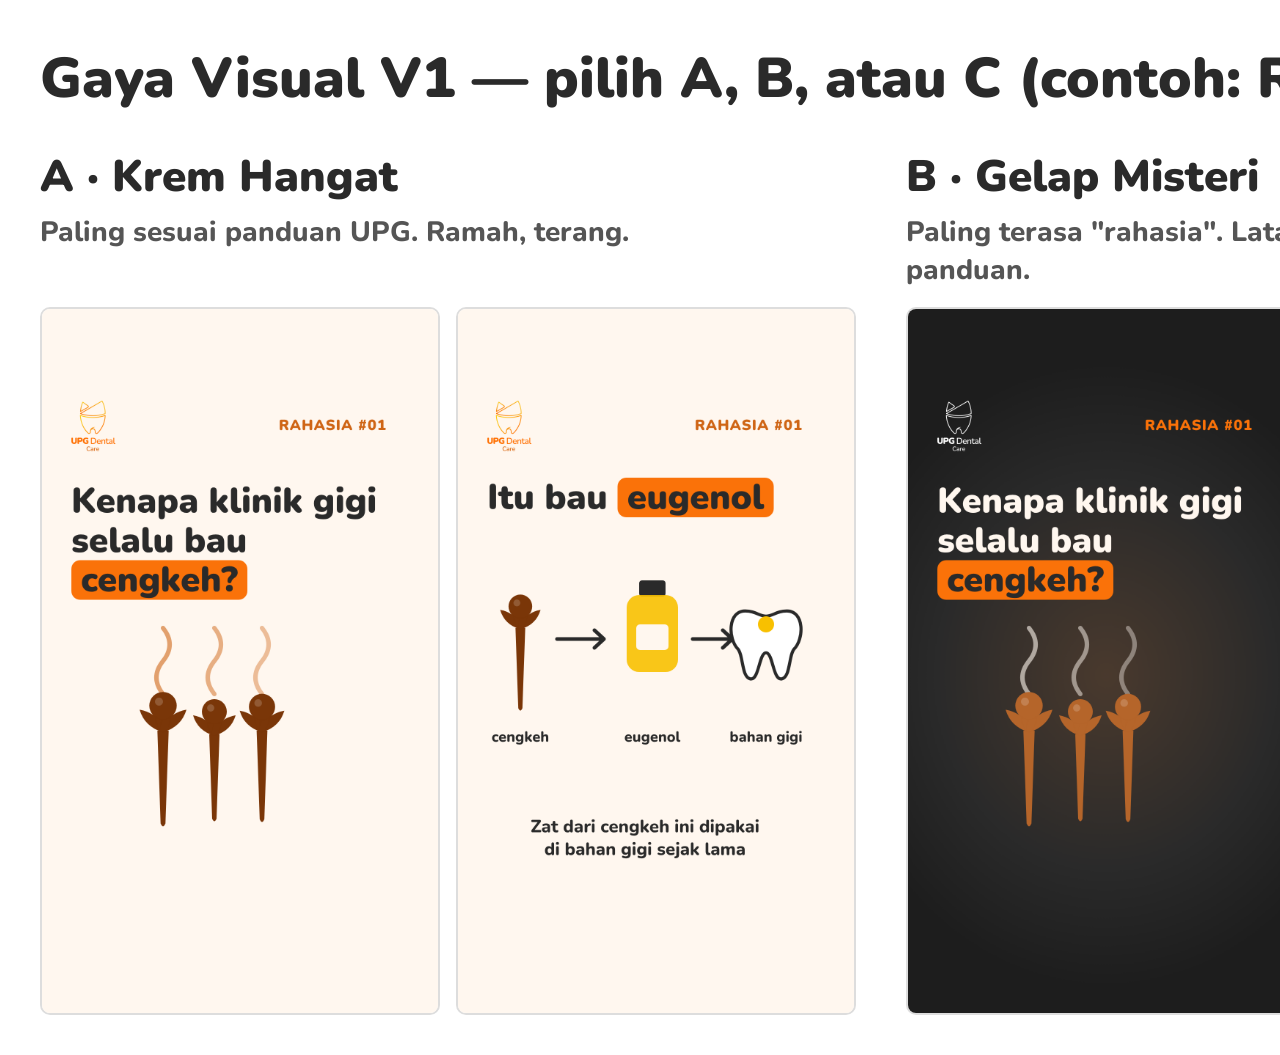
<file: desain/gaya-visual-v1/src/papan.html>
<!doctype html><html><head><meta charset="utf-8"><style>
@font-face{font-family:Nunito;font-weight:800;src:url(nunito-latin-800-normal.woff2)}
@font-face{font-family:Nunito;font-weight:900;src:url(nunito-latin-900-normal.woff2)}
body{margin:0;background:#fff;font-family:Nunito;color:#2A2A2A;width:2580px;padding:40px;box-sizing:border-box}
h1{font-weight:900;font-size:56px;margin:0 0 30px}
.row{display:flex;gap:50px}.opt{flex:1}.opt h2{font-weight:900;font-size:44px;margin:0 0 6px}.opt p{font-weight:800;font-size:28px;margin:0 0 18px;color:#555;min-height:76px}
.pair{display:flex;gap:16px}.pair img{width:396px;border:2px solid #ddd;border-radius:10px}
</style></head><body><h1>Gaya Visual V1 — pilih A, B, atau C (contoh: Rahasia #01, frame hook + frame isi)</h1><div class="row">
<div class="opt"><h2>A · Krem Hangat</h2><p>Paling sesuai panduan UPG. Ramah, terang.</p><div class="pair"><img src="../frame-A1.png"><img src="../frame-A2.png"></div></div>
<div class="opt"><h2>B · Gelap Misteri</h2><p>Paling terasa "rahasia". Latar gelap = penyimpangan panduan.</p><div class="pair"><img src="../frame-B1.png"><img src="../frame-B2.png"></div></div>
<div class="opt"><h2>C · Berkas Rahasia</h2><p>Krem + map dokumen + stempel. Unik, ciri seri.</p><div class="pair"><img src="../frame-C1.png"><img src="../frame-C2.png"></div></div>
</div></body></html>
</file>
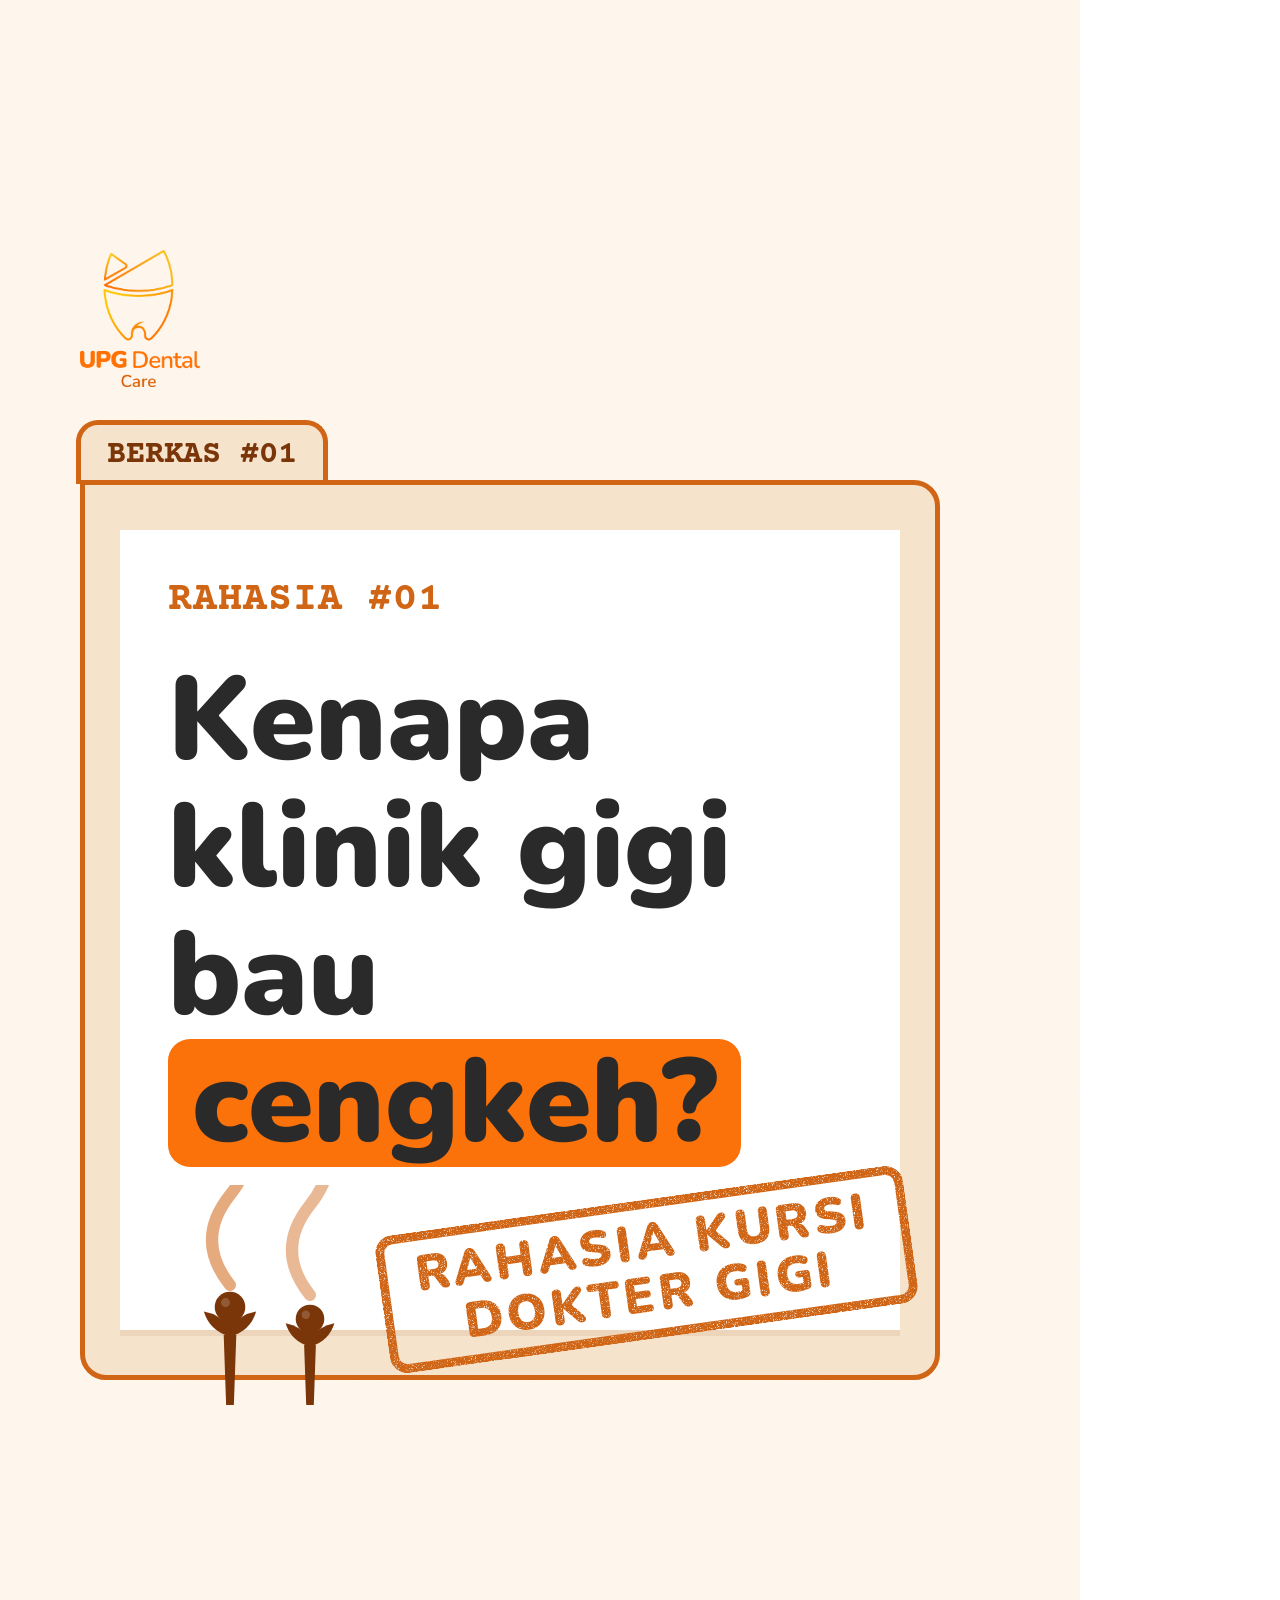
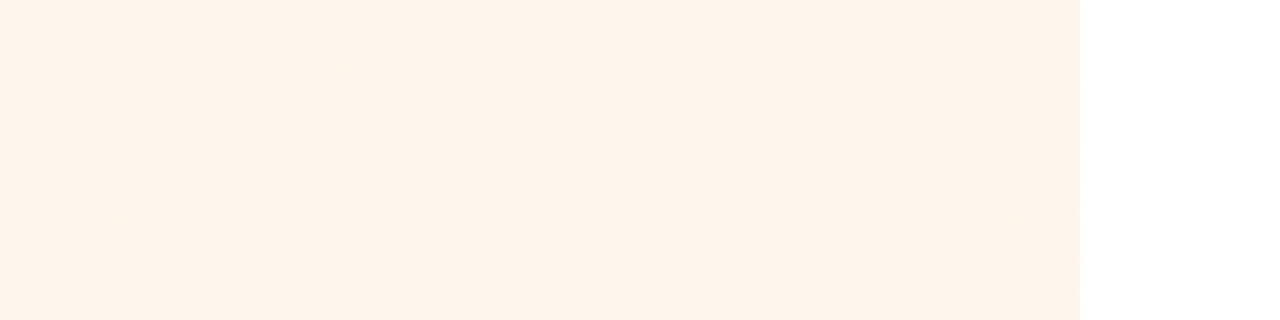
<file: video/rahasia-01-cengkeh/src/cover.html>
<!doctype html>
<html lang="id"><head><meta charset="utf-8"><title>Cover Rahasia 01</title>
<link rel="stylesheet" href="kit.css"></head><body>
<div class="f" id="f"></div>
<script src="kit.js"></script>
<script>
// Cover seri: nomor berkas besar + judul <= 6 kata + stempel. Teks di area aman (y 250-1520, kanan 120 px).
document.getElementById('f').innerHTML=`<img class="logo" src="logo-upg-transparan.png">
 ${folderBlock('BERKAS #01',470,900)}
 <div class="paper" style="left:120px;right:180px;top:530px;height:800px">
  <div class="typed" style="font-size:40px">RAHASIA #01</div>
  <div style="font-weight:900;font-size:118px;line-height:1.08;margin-top:34px">Kenapa klinik gigi bau <span class="pill">cengkeh?</span></div></div>
 <div class="stamp" style="left:380px;top:1200px;font-size:50px;transform:rotate(-8deg)">RAHASIA KURSI<br>DOKTER GIGI</div>
 <svg class="abs" style="left:140px;top:1185px" width="300" height="220">${wisp(90,100,.55)}${wisp(170,110,.45)}${clove(90,150,.45)}${clove(170,160,.42)}</svg>`;
</script></body></html>
</file>
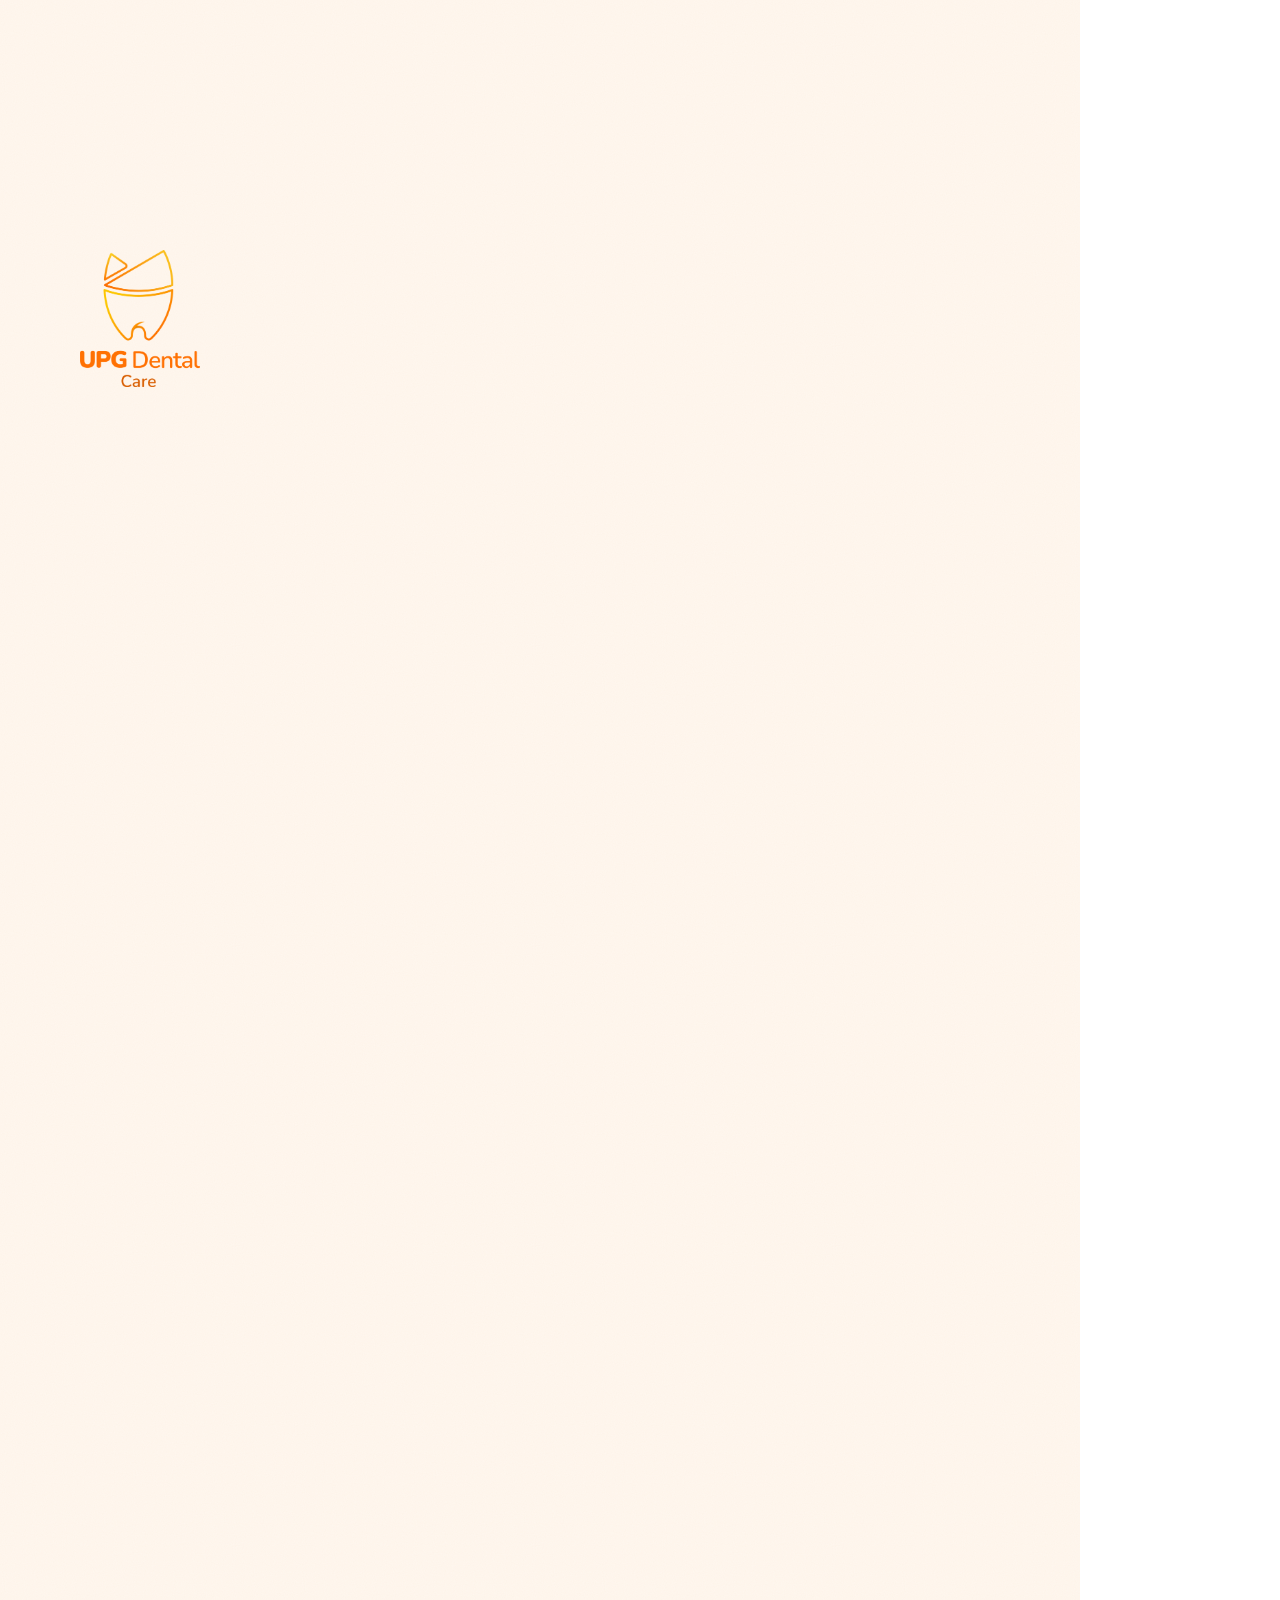
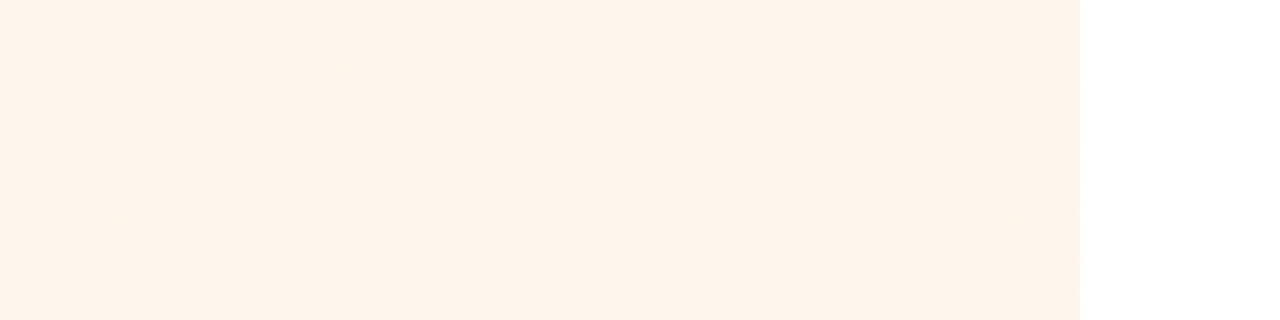
<file: video/rahasia-01-cengkeh/src/index-v1.html>
<!doctype html>
<html lang="id"><head><meta charset="utf-8"><title>Rahasia 01 Cengkeh</title>
<link rel="stylesheet" href="kit.css">
<style>
.sc{position:absolute;inset:0;will-change:transform,opacity}
.sub{transition:none}
</style></head><body><div class="f" id="f"><img class="logo" src="logo-upg-transparan.png"><div id="stage"></div><div id="sub" class="sub"></div></div>
<script src="kit.js"></script>
<script>
// ===== Timeline (detik), diukur dari audio nyata audio/v1/L01..L10 =====
const LINES=[
 {s:0.30,d:3.71,t:'Pernah sadar nggak, kenapa klinik gigi<br>selalu bau cengkeh?'},
 {s:4.60,d:5.72,t:'Di akun ini, kita bongkar hal-hal yang<br>dokter gigi tahu, tapi jarang diceritakan.'},
 {s:10.60,d:4.05,t:'Rahasia nomor satu:<br>bau itu namanya eugenol.'},
 {s:14.95,d:3.71,t:'Sebagian besar isi minyak cengkeh,<br>ya si eugenol ini.'},
 {s:18.95,d:4.44,t:'Dokter gigi memakainya di bahan gigi,<br>misalnya tambalan sementara.'},
 {s:23.70,d:4.05,t:'Gunanya? Membantu menenangkan<br>saraf gigi yang lagi sensitif.'},
 {s:28.05,d:2.70,t:'Dan ini bukan barang baru.'},
 {s:30.75,d:4.22,t:'Minyak cengkeh sudah dipakai buat<br>sakit gigi sejak abad ke-16.'},
 {s:35.30,d:5.41,t:'Rahasia nomor dua lebih seram:<br>gigi palsu… dari gigi tentara.'},
 {s:41.05,d:2.04,t:'Follow biar nggak ketinggalan.'},
 {s:43.30,d:4.28,t:'Terus tulis di komen: rahasia dokter gigi<br>apa lagi yang pengen kamu tahu?'}];
const SC=[0,4.2,10.45,14.8,18.8,23.55,27.9,35.15,40.9];
const DURATION=49.0, STAMP1=4.42, STAMP2=37.55;
window.DURATION=DURATION;

// ===== easing =====
const cl=(v,a=0,b=1)=>Math.max(a,Math.min(b,v));
const p=(t,s,d)=>cl((t-s)/d);
const o4=k=>1-Math.pow(1-k,4), i4=k=>Math.pow(k,4);
const back=k=>{const c=1.7;return 1+(c+1)*Math.pow(k-1,3)+c*Math.pow(k-1,2);};
const typed=(str,k)=>str.slice(0,Math.round(str.length*cl(k)));
const draw=(k,len=400)=>`stroke-dasharray:${len};stroke-dashoffset:${len*(1-cl(k))}`;
const pop=(k)=>`transform:scale(${0.55+0.45*back(cl(k))});opacity:${cl(k*3)}`;

// ===== adegan (lt = waktu lokal sejak awal adegan) =====
const scenes=[
// 1 HOOK: teks diketik, asap cengkeh naik
lt=>{const q='Kenapa klinik gigi selalu bau ';
 return `${folderBlock('BERKAS #01')}
 <div class="paper" style="left:120px;right:180px;top:530px;height:720px">
  <div class="typed" style="margin-bottom:22px">RAHASIA KURSI DOKTER GIGI</div>
  <div class="h">${typed(q,p(lt,0,0.75))}${lt>0.75?`<span class="pill" style="display:inline-block;${pop(p(lt,0.75,0.3))}">cengkeh?</span>`:''}</div></div>
 <svg class="abs" style="left:150px;top:1010px" width="620" height="230">
  <g transform="translate(0,${-((lt*40)%30)})" opacity="${.5+.2*Math.sin(lt*3)}">${wisp(130,120,.6)}${wisp(230,130,.5)}</g>${clove(130,170,.55)}${clove(230,180,.5)}</svg>`;},
// 2 STEMPEL: tangan turun, dug, kamera sedikit mendorong
lt=>{const imp=STAMP1-SC[1], down=p(lt,0,imp), up=p(lt,imp+0.35,0.5);
 const hy=-260*(1-o4(down))-220*o4(up), hit=lt>=imp;
 const shake=hit&&lt<imp+0.12?Math.sin((lt-imp)*120)*5:0, push=1+0.035*p(lt,imp,5);
 return `<div class="sc" style="transform:scale(${push}) translate(${shake}px,0);transform-origin:50% 45%">${folderBlock('BERKAS #01')}
 ${hit?`<div class="stamp" style="left:190px;top:700px;font-size:74px;transform:rotate(-7deg) scale(${1+0.08*(1-p(lt,imp,0.15))})">RAHASIA KURSI<br>DOKTER GIGI</div>`:''}
 <div class="cap" style="top:1000px;text-align:center;color:${C.coklat};opacity:${p(lt,imp+0.6,0.4)};transform:translateY(${16*(1-o4(p(lt,imp+0.6,0.4)))}px)">Yang dokter gigi tahu,<br>tapi jarang diceritakan</div></div>
 <svg class="abs" style="left:300px;top:${520+hy}px;opacity:${1-p(lt,imp+0.6,0.3)}" width="400" height="360" viewBox="-160 -340 400 470">${stampHand(0,0,.8)}</svg>`;},
// 3 TEMUAN #1
lt=>{const up=o4(p(lt,0,0.45));
 return `${folderBlock('BERKAS #01')}
 <div class="paper" style="left:120px;right:180px;top:${530+120*(1-up)}px;height:720px">
  <div class="typed">${typed('TEMUAN #1',p(lt,0.2,0.4))}</div>
  <div class="h" style="margin-top:40px;opacity:${p(lt,1.9,0.25)}">Itu bau</div>
  <div class="h" style="margin-top:8px">${lt>2.95?`<span class="pill" style="display:inline-block;${pop(p(lt,2.95,0.3))}">eugenol</span>`:''}</div>
  <div class="typed" style="margin-top:60px;color:${C.gelap};font-size:30px">${typed('dibaca: eu-ge-nol',p(lt,3.3,0.6))}</div></div>`;},
// 4 cengkeh -> minyak -> eugenol
lt=>`<div class="h2 abs" style="left:80px;right:140px;top:460px;opacity:${p(lt,0,.3)}">Isi utama <span class="pill">minyak cengkeh</span></div>
 <svg class="abs" style="left:0;top:760px" width="960" height="560">
  <g style="${pop(p(lt,0.2,0.35))};transform-origin:190px 250px;transform-box:view-box">${clove(190,250,1)}</g>
  <g style="${draw(p(lt,0.8,0.4),220)}">${arrow(290,250,420)}</g>
  <g style="${pop(p(lt,1.15,0.35))};transform-origin:530px 260px;transform-box:view-box">${drop(530,260,1.5)}</g>
  <g style="${draw(p(lt,2.0,0.35),160)}">${arrow(630,250,715)}</g>
  <g style="${pop(p(lt,2.4,0.3))};transform-origin:843px 248px;transform-box:view-box"><rect x="730" y="196" width="226" height="104" rx="22" fill="${C.or}"/><text x="843" y="264" class="label" style="font-weight:900">eugenol</text></g>
  <text x="190" y="530" class="label" opacity="${p(lt,0.5,.3)}">cengkeh</text><text x="530" y="530" class="label" opacity="${p(lt,1.4,.3)}">minyaknya</text></svg>`,
// 5 tetes jatuh ke tambalan
lt=>{const fall=p(lt,0.25,0.8), y=170+150*fall*fall, landed=lt>1.05;
 return `<div class="h2 abs" style="left:80px;right:140px;top:460px;opacity:${p(lt,0,.3)}">Dipakai di <span class="pill">bahan gigi</span></div>
 <svg class="abs" style="left:0;top:740px" width="960" height="620">
  ${!landed?drop(480,y,1.1-0.5*fall):''}
  ${tooth(480,420,2.1,`<path d="M-38 -58 C-20 -40 20 -40 38 -58 L30 -20 C10 -8 -10 -8 -30 -20Z" fill="${C.amber}" stroke="${C.gelap}" stroke-width="5" style="transform:scaleY(${o4(p(lt,1.05,0.35))});transform-origin:0 -58px;transform-box:view-box"/>`)}
  <g opacity="${p(lt,3.4,.3)}"><path d="M650 330 L700 300" stroke="${C.gelap}" stroke-width="6" stroke-linecap="round"/><text x="800" y="250" class="label" style="font-size:40px">tambalan</text><text x="800" y="298" class="label" style="font-size:40px">sementara</text></g></svg>`;},
// 6 saraf sensitif -> tenang
lt=>{const j=lt<1.6?Math.sin(lt*38)*4:0;
 const pulp=`<path d="M-30 -40 C-30 10 -22 60 -30 100 M30 -40 C30 10 22 60 30 100" stroke="${C.ortua}" stroke-width="7" fill="none" opacity=".5"/>`;
 return `<div class="h2 abs" style="left:80px;right:140px;top:460px;opacity:${p(lt,0.2,.3)}">Bikin saraf gigi <span class="pill">lebih tenang</span></div>
 <svg class="abs" style="left:0;top:760px" width="960" height="600">
  ${tooth(250,300,1.7,pulp+`<path transform="translate(${j},0)" d="M-14 -30 L4 -10 L-12 10 L6 30 L-10 50 L6 70" stroke="${C.or}" stroke-width="9" fill="none" stroke-linecap="round" stroke-linejoin="round"/>`)}
  <g style="${draw(p(lt,1.2,0.4),200)}">${arrow(410,300,560)}</g>
  <g opacity="${p(lt,1.5,.25)}">${tooth(720,300,1.7,pulp+`<path d="M0 -30 C-8 0 8 30 0 70" stroke="${C.or}" stroke-width="9" fill="none" stroke-linecap="round" style="${draw(p(lt,1.7,0.6),110)}"/>`)}</g>
  <text x="250" y="560" class="label">sensitif</text><text x="720" y="560" class="label" opacity="${p(lt,2,.3)}">tenang</text></svg>`;},
// 7 catatan sejarah
lt=>{const k=o4(p(lt,0,0.5));
 return `<div class="abs" style="left:110px;right:170px;top:480px;height:800px;background:#F1DDBF;transform:translateX(${140*(1-k)}px) rotate(${-1.5-3*(1-k)}deg);opacity:${k};clip-path:polygon(0 2%,8% 0,22% 1.5%,40% 0,58% 1.2%,75% 0,92% 1.4%,100% 0,100% 98%,85% 100%,66% 98.5%,48% 100%,30% 98.6%,12% 100%,0 98%)"></div>
 <div class="abs" style="left:150px;right:210px;top:560px;opacity:${k}"><div class="typed" style="color:${C.coklat}">${typed('CATATAN SEJARAH',p(lt,0.3,0.6))}</div>
  <div class="h2" style="margin-top:26px">${lt<2.85?`<span style="opacity:${p(lt,0.35,.3)}">Bukan <span class="pill">barang baru</span></span>`:`<span style="opacity:${p(lt,2.85,.25)}">Dipakai sejak</span><br>${lt>5.6?`<span class="pill" style="display:inline-block;${pop(p(lt,5.6,.3))}">abad ke-16</span>`:''}`}</div></div>
 <svg class="abs" style="left:110px;top:980px;opacity:${p(lt,3.3,.3)}" width="800" height="260">${clove(120,90,.5)}<path d="M200 120 H580" stroke="${C.coklat}" stroke-width="8" stroke-dasharray="2 22" stroke-linecap="round" style="clip-path:inset(0 ${100-100*p(lt,3.5,1.4)}% 0 0)"/>
  <g opacity="${p(lt,4.7,.3)}">${tooth(660,110,.85)}</g>
  <text x="120" y="250" class="label" style="font-size:38px">1500-an</text><text x="660" y="250" class="label" style="font-size:38px" opacity="${p(lt,4.7,.3)}">sekarang</text></svg>`;},
// 8 teaser #02 + cap LEBIH SERAM
lt=>{const k=o4(p(lt,0,0.5)), imp=STAMP2-SC[7], hit=lt>=imp;
 return `<div class="sc" style="transform:translateX(${400*(1-k)}px);opacity:${k}">${folderBlock('BERKAS #02',520,760)}
 <div class="paper" style="left:120px;right:180px;top:580px;height:640px">
  <div class="typed">RAHASIA #02</div><div class="h2" style="margin-top:30px">Gigi palsu dari ${lt>4.4?`<span class="pill" style="display:inline-block;${pop(p(lt,4.4,.3))}">gigi tentara</span>`:'<span style="opacity:.0">gigi tentara</span>'}</div></div>
 ${hit?`<div class="stamp" style="left:470px;top:1060px;font-size:62px;transform:rotate(-10deg) scale(${1+0.1*(1-p(lt,imp,0.15))})">LEBIH SERAM</div>`:''}</div>`;},
// 9 CTA follow + komen
lt=>{const t10=LINES[10].s-SC[8], nudge=lt>t10+0.6&&lt<t10+2.4?Math.max(0,Math.sin((lt-t10-0.6)*Math.PI*2/0.9))*26:0, hin=o4(p(lt,t10+0.2,0.45));
 return `<div class="h abs" style="left:80px;right:140px;top:470px">${lt>0.15?`<span class="pill" style="display:inline-block;${pop(p(lt,0.15,.3))}">Follow</span>`:''}<br><span style="opacity:${p(lt,0.5,.3)}">biar nggak ketinggalan</span></div>
 <div class="h2 abs" style="left:80px;top:830px;color:${C.ortua};opacity:${p(lt,t10+0.1,.3)}">Tulis di komen</div>
 <div class="cap abs" style="top:960px;opacity:${p(lt,t10+1.5,.3)}">Rahasia dokter gigi apa lagi yang mau kamu tahu?</div>
 <svg class="abs" style="left:${420-300*(1-hin)+nudge}px;top:1130px;opacity:${hin}" width="540" height="240" viewBox="-290 -120 500 240">${pointHand(0,0,.95)}</svg>`;}
];

const CUTS=[1,2];
const stage=document.getElementById('stage'), subEl=document.getElementById('sub');
function sceneAt(i,t){const s=SC[i], e=i+1<SC.length?SC[i+1]:DURATION;
 // masuk & keluar bertempo sama (partial travel), tanpa jeda kosong di sambungan
 const CUT=[1,2]; // sambungan 0->1 dan 1->2 memakai map yang sama: potong langsung
 const inK=(i===0||CUT.includes(i))?1:o4(p(t,s,0.32)), outK=i+1<SC.length?(CUT.includes(i+1)?(t>=e?1:0):i4(p(t,e,0.28))):0;
 const x=90*(1-inK)-90*outK, op=Math.min(inK,1-outK);
 return `<div class="sc" style="transform:translateX(${x}px);opacity:${op}">${scenes[i](t-s)}</div>`;}
window.render=t=>{let h='';
 for(let i=0;i<SC.length;i++){const s=SC[i], e=i+1<SC.length?SC[i+1]:DURATION; const tail=CUTS.includes(i+1)?0:0.28; if(t>=s-0.001&&t<e+tail) h+=sceneAt(i,t);}
 stage.innerHTML=h;
 const L=LINES.find(l=>t>=l.s-0.05&&t<l.s+l.d+0.15); subEl.innerHTML=L?L.t:'';};
if(!navigator.webdriver){const t0=performance.now();(function loop(){render(((performance.now()-t0)/1000)%DURATION);requestAnimationFrame(loop);})();}
</script></body></html>
</file>
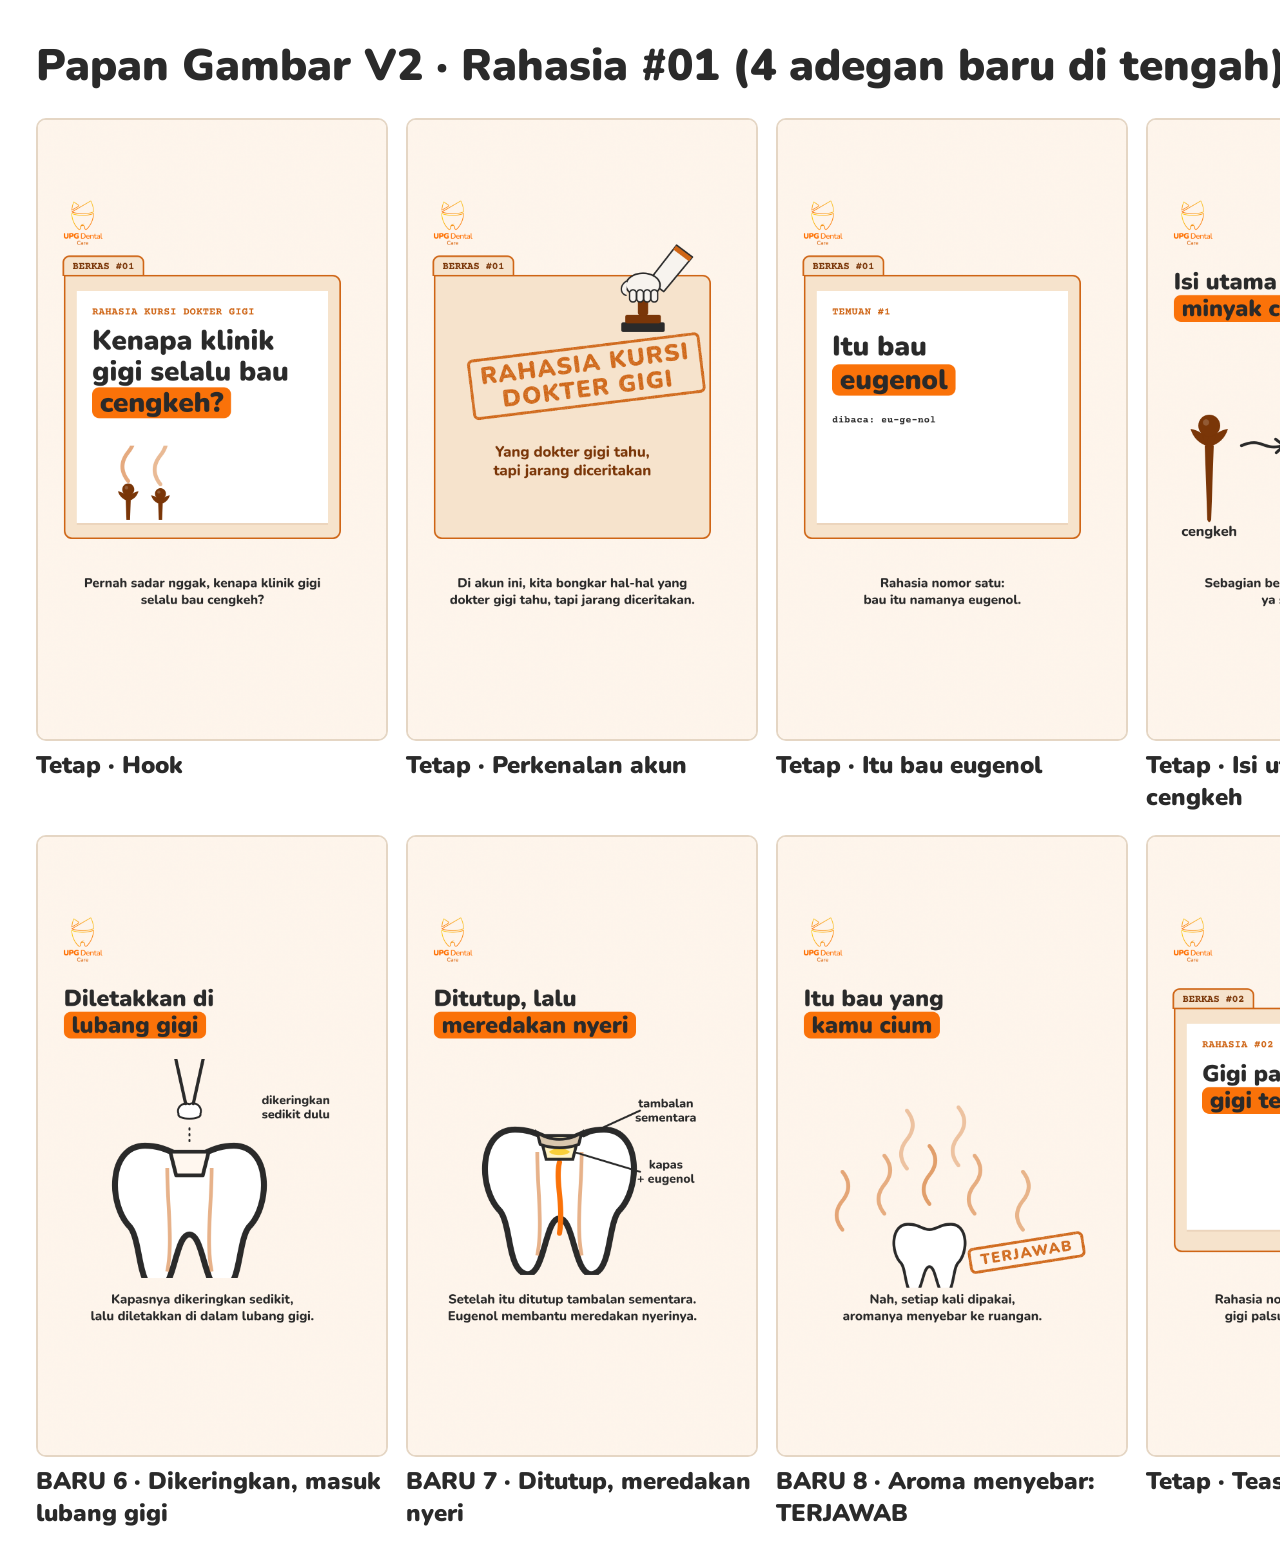
<file: video/rahasia-01-cengkeh/src/papan-board-v2.html>
<!doctype html><html lang="id"><head><meta charset="utf-8"><title>Papan V2</title><style>
@font-face{font-family:Nunito;font-weight:900;src:url(nunito-latin-900-normal.woff2)}
body{margin:0;background:#fff;font-family:Nunito;color:#2A2A2A;width:1900px;padding:36px;box-sizing:border-box}h1{font-weight:900;font-size:44px;margin:0 0 22px}
.g{display:grid;grid-template-columns:repeat(5,1fr);gap:22px}.c img{width:100%;border:2px solid #e5d6c4;border-radius:10px;display:block}.c b{display:block;font-size:24px;margin-top:8px}
</style></head><body><h1>Papan Gambar V2 · Rahasia #01 (4 adegan baru di tengah)</h1><div class="g"><div class="c"><img src="../papan/f01.png"><b>Tetap · Hook</b></div><div class="c"><img src="../papan/f02.png"><b>Tetap · Perkenalan akun</b></div><div class="c"><img src="../papan/f03.png"><b>Tetap · Itu bau eugenol</b></div><div class="c"><img src="../papan/f04.png"><b>Tetap · Isi utama minyak cengkeh</b></div><div class="c"><img src="../papan/f11.png"><b>BARU 5 · Diteteskan ke kapas</b></div><div class="c"><img src="../papan/f12.png"><b>BARU 6 · Dikeringkan, masuk lubang gigi</b></div><div class="c"><img src="../papan/f13.png"><b>BARU 7 · Ditutup, meredakan nyeri</b></div><div class="c"><img src="../papan/f14.png"><b>BARU 8 · Aroma menyebar: TERJAWAB</b></div><div class="c"><img src="../papan/f08.png"><b>Tetap · Teaser #02</b></div><div class="c"><img src="../papan/f09.png"><b>Tetap · CTA follow + komen</b></div></div></body></html>
</file>
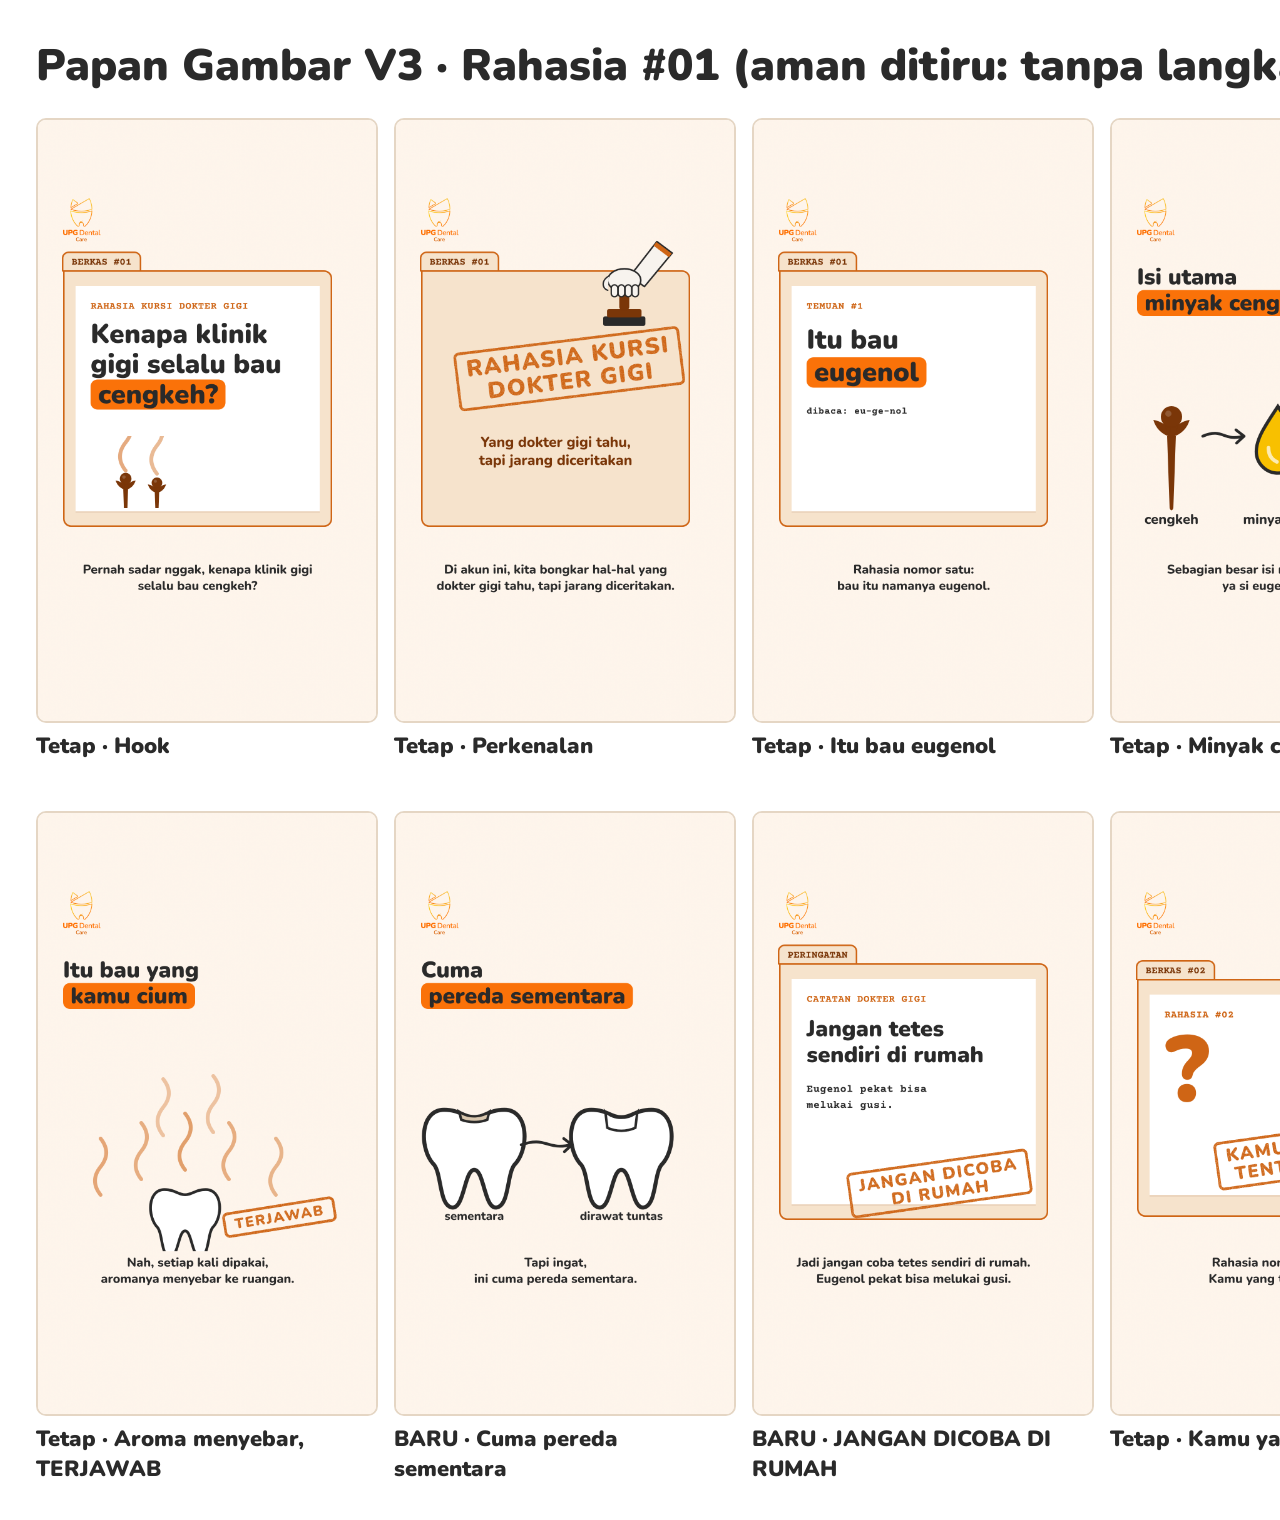
<file: video/rahasia-01-cengkeh/src/papan-board-v3.html>
<!doctype html><html lang="id"><head><meta charset="utf-8"><title>Papan V3</title><style>
@font-face{font-family:Nunito;font-weight:900;src:url(nunito-latin-900-normal.woff2)}
body{margin:0;background:#fff;font-family:Nunito;color:#2A2A2A;width:2200px;padding:36px;box-sizing:border-box}h1{font-weight:900;font-size:44px;margin:0 0 22px}
.g{display:grid;grid-template-columns:repeat(6,1fr);gap:20px}.c img{width:100%;border:2px solid #e5d6c4;border-radius:10px;display:block}.c b{display:block;font-size:22px;margin-top:8px}
</style></head><body><h1>Papan Gambar V3 · Rahasia #01 (aman ditiru: tanpa langkah teknis, ada peringatan)</h1><div class="g"><div class="c"><img src="../papan/f01.png"><b>Tetap · Hook</b></div><div class="c"><img src="../papan/f02.png"><b>Tetap · Perkenalan</b></div><div class="c"><img src="../papan/f03.png"><b>Tetap · Itu bau eugenol</b></div><div class="c"><img src="../papan/f04.png"><b>Tetap · Minyak cengkeh</b></div><div class="c"><img src="../papan/f11.png"><b>Tetap · Diteteskan ke kapas</b></div><div class="c"><img src="../papan/f17.png"><b>BARU · Ditaruh + ditutup (tanpa langkah 'dikeringkan')</b></div><div class="c"><img src="../papan/f14.png"><b>Tetap · Aroma menyebar, TERJAWAB</b></div><div class="c"><img src="../papan/f18.png"><b>BARU · Cuma pereda sementara</b></div><div class="c"><img src="../papan/f19.png"><b>BARU · JANGAN DICOBA DI RUMAH</b></div><div class="c"><img src="../papan/f15.png"><b>Tetap · Kamu yang tentukan</b></div><div class="c"><img src="../papan/f16.png"><b>Tetap · Komen + follow</b></div></div></body></html>
</file>
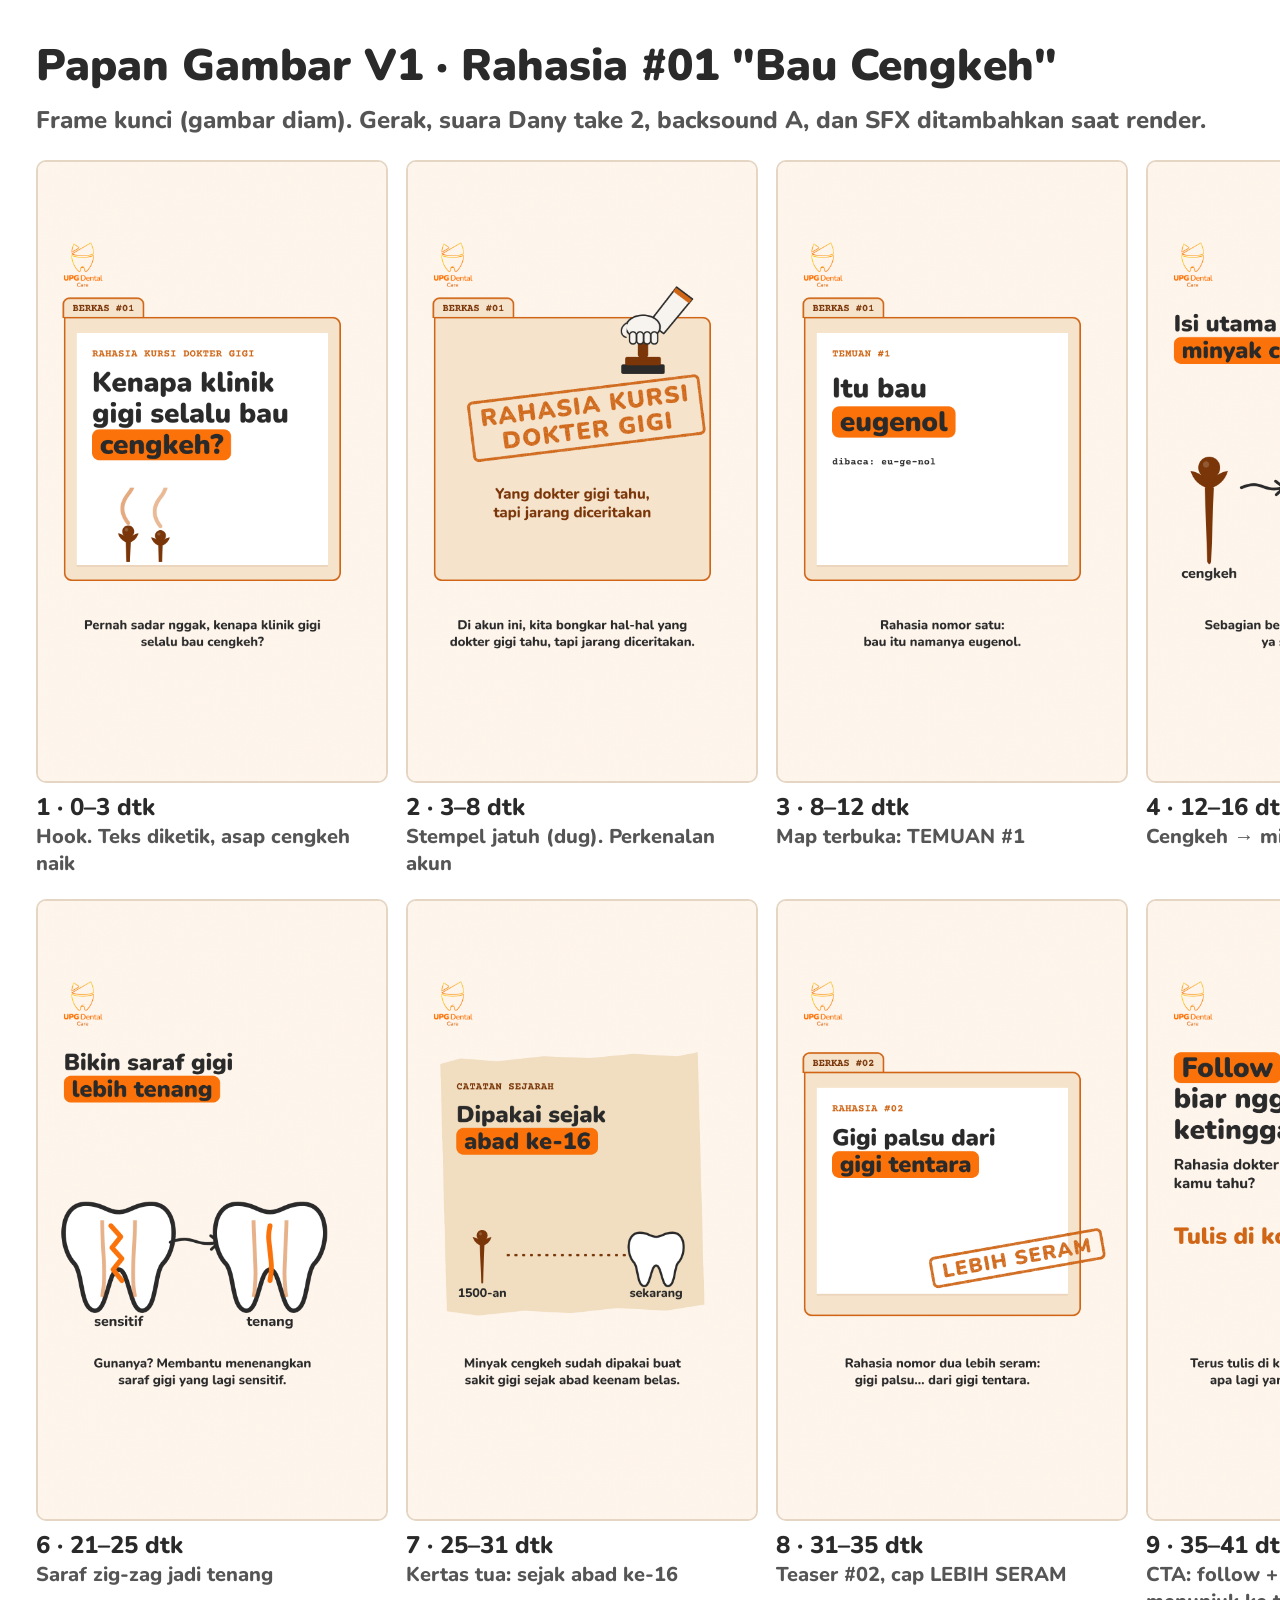
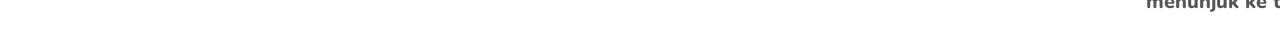
<file: video/rahasia-01-cengkeh/src/papan-board.html>
<!doctype html><html lang="id"><head><meta charset="utf-8"><title>Papan Rahasia 01</title><style>
@font-face{font-family:Nunito;font-weight:800;src:url(nunito-latin-800-normal.woff2)}@font-face{font-family:Nunito;font-weight:900;src:url(nunito-latin-900-normal.woff2)}
body{margin:0;background:#fff;font-family:Nunito;color:#2A2A2A;width:1900px;padding:36px;box-sizing:border-box}h1{font-weight:900;font-size:44px;margin:0 0 8px}p{font-weight:800;font-size:24px;margin:0 0 24px;color:#555}
.g{display:grid;grid-template-columns:repeat(5,1fr);gap:22px}.c img{width:100%;border:2px solid #e5d6c4;border-radius:10px;display:block}.c b{display:block;font-size:24px;margin-top:8px}.c span{display:block;font-size:20px;color:#555;font-weight:800}
</style></head><body><h1>Papan Gambar V1 · Rahasia #01 "Bau Cengkeh"</h1><p>Frame kunci (gambar diam). Gerak, suara Dany take 2, backsound A, dan SFX ditambahkan saat render.</p><div class="g"><div class="c"><img src="../papan/f01.png"><b>1 · 0–3 dtk</b><span>Hook. Teks diketik, asap cengkeh naik</span></div><div class="c"><img src="../papan/f02.png"><b>2 · 3–8 dtk</b><span>Stempel jatuh (dug). Perkenalan akun</span></div><div class="c"><img src="../papan/f03.png"><b>3 · 8–12 dtk</b><span>Map terbuka: TEMUAN #1</span></div><div class="c"><img src="../papan/f04.png"><b>4 · 12–16 dtk</b><span>Cengkeh → minyak → eugenol</span></div><div class="c"><img src="../papan/f05.png"><b>5 · 16–21 dtk</b><span>Tetes masuk ke tambalan sementara</span></div><div class="c"><img src="../papan/f06.png"><b>6 · 21–25 dtk</b><span>Saraf zig-zag jadi tenang</span></div><div class="c"><img src="../papan/f07.png"><b>7 · 25–31 dtk</b><span>Kertas tua: sejak abad ke-16</span></div><div class="c"><img src="../papan/f08.png"><b>8 · 31–35 dtk</b><span>Teaser #02, cap LEBIH SERAM</span></div><div class="c"><img src="../papan/f09.png"><b>9 · 35–41 dtk</b><span>CTA: follow + komen, tangan menunjuk ke tombol komentar</span></div><div class="c"><img src="../papan/f10.png"><b>Tokoh varian 2</b><span>Pembanding. Rekomendasi: varian 1 (tangan, frame 2 & 9)</span></div></div></body></html>
</file>
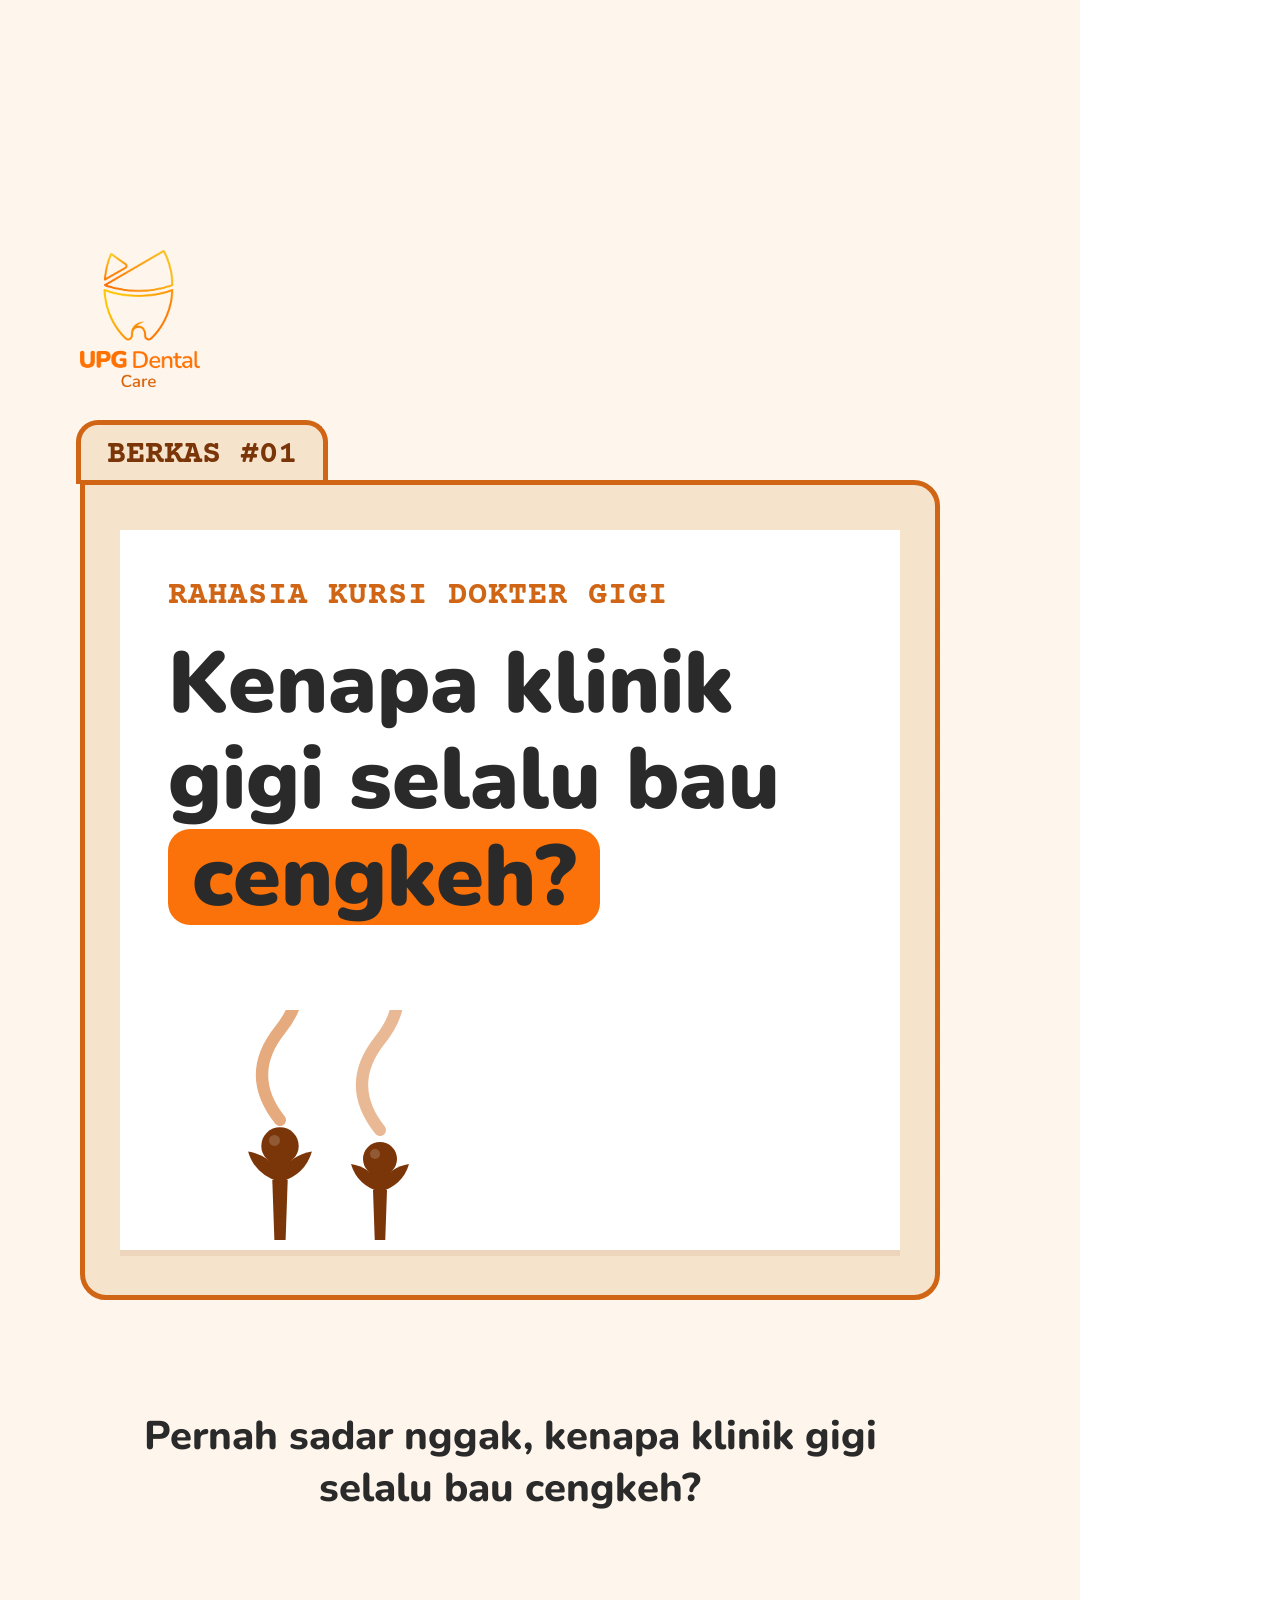
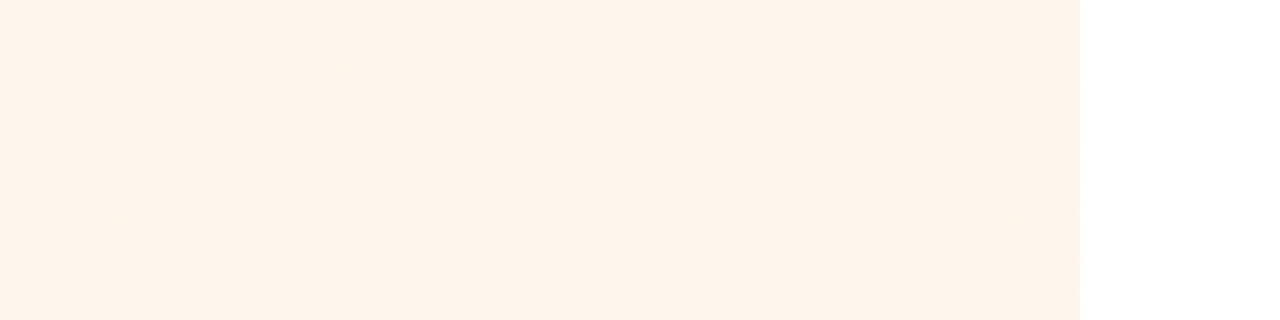
<file: video/rahasia-01-cengkeh/src/papan.html>
<!doctype html>
<html lang="id"><head><meta charset="utf-8"><title>Rahasia 01 papan</title>
<style>
@font-face{font-family:Nunito;font-weight:600;src:url(nunito-latin-600-normal.woff2)}
@font-face{font-family:Nunito;font-weight:800;src:url(nunito-latin-800-normal.woff2)}
@font-face{font-family:Nunito;font-weight:900;src:url(nunito-latin-900-normal.woff2)}
@font-face{font-family:Courier Prime;font-weight:700;src:url(courier-prime-latin-700-normal.woff2)}
:root{--krem:#FFF7EF;--map:#F6E3CC;--or:#FA7209;--ortua:#CF6515;--gelap:#2A2A2A;--coklat:#7A3608;--amber:#F8C000;--tua:#F1DDBF}
*{box-sizing:border-box;margin:0}
html,body{width:1080px;height:1920px;overflow:hidden;font-family:Nunito,sans-serif;color:var(--gelap)}
.f{position:relative;width:1080px;height:1920px;overflow:hidden;background:var(--krem)}
/* tekstur kertas tipis: identitas "berkas", bukan dekorasi */
.f::before{content:"";position:absolute;inset:0;opacity:.35;pointer-events:none;
 background-image:url("data:image/svg+xml;utf8,<svg xmlns='http://www.w3.org/2000/svg' width='300' height='300'><filter id='n'><feTurbulence type='fractalNoise' baseFrequency='.9' numOctaves='2' stitchTiles='stitch'/><feColorMatrix values='0 0 0 0 .48  0 0 0 0 .21  0 0 0 0 .03  0 0 0 .09 0'/></filter><rect width='300' height='300' filter='url(%23n)'/></svg>")}
.logo{position:absolute;left:80px;top:250px;width:120px;z-index:5}
.abs{position:absolute}
.tab{position:absolute;height:64px;background:var(--map);border:5px solid var(--ortua);border-bottom:none;border-radius:22px 22px 0 0;font-family:'Courier Prime';font-weight:700;font-size:32px;color:var(--coklat);padding:12px 26px}
.folder{position:absolute;background:var(--map);border:5px solid var(--ortua);border-radius:0 26px 26px 26px}
.paper{position:absolute;background:#fff;box-shadow:0 6px 0 rgba(122,54,8,.08);padding:48px}
.typed{font-family:'Courier Prime';font-weight:700;color:var(--ortua);font-size:32px;letter-spacing:1px}
.h{font-weight:900;font-size:86px;line-height:1.12}
.h2{font-weight:900;font-size:72px;line-height:1.15}
.pill{display:inline-block;background:var(--or);color:var(--gelap);padding:0 24px;border-radius:22px}
.stamp{position:absolute;font-weight:900;color:var(--ortua);border:9px solid var(--ortua);border-radius:18px;padding:8px 28px;letter-spacing:4px;line-height:1.05;text-align:center;
 -webkit-mask-image:url("data:image/svg+xml;utf8,<svg xmlns='http://www.w3.org/2000/svg' width='400' height='200'><filter id='g'><feTurbulence baseFrequency='.55' numOctaves='2'/><feColorMatrix values='0 0 0 0 0  0 0 0 0 0  0 0 0 0 0  0 0 0 -2.4 1.75'/></filter><rect width='400' height='200' filter='url(%23g)'/></svg>");-webkit-mask-size:400px 200px}
.sub{position:absolute;left:80px;right:140px;top:1410px;text-align:center;font-weight:800;font-size:40px;line-height:1.3;color:var(--gelap)}
.label{font-weight:800;font-size:44px;text-anchor:middle;fill:var(--gelap);font-family:Nunito}
.cap{position:absolute;left:80px;right:140px;font-weight:800;font-size:46px;line-height:1.25}
</style></head><body><div id="root"></div>
<script>
const C={krem:'#FFF7EF',map:'#F6E3CC',or:'#FA7209',ortua:'#CF6515',gelap:'#2A2A2A',coklat:'#7A3608',amber:'#F8C000',glove:'#F7F3EE'};
const clove=(x,y,s)=>`<g transform="translate(${x},${y}) scale(${s})"><path d="M-14 0 L14 0 L6 230 Q0 244 -6 230 Z" fill="${C.coklat}"/><g fill="${C.coklat}"><path d="M0 4 Q-46 -10 -58 -52 Q-22 -46 0 -14Z"/><path d="M0 4 Q46 -10 58 -52 Q22 -46 0 -14Z"/><path d="M-8 0 Q-30 -40 -14 -70 Q2 -40 8 0Z"/><path d="M8 0 Q30 -40 14 -70 Q-2 -40 -8 0Z"/></g><circle cy="-62" r="34" fill="${C.coklat}"/><circle cx="-10" cy="-72" r="10" fill="#fff" opacity=".18"/></g>`;
const wisp=(x,y,o)=>`<path d="M${x} ${y} q-36 -45 0 -90 q36 -45 0 -90" fill="none" stroke="${C.ortua}" stroke-width="12" stroke-linecap="round" opacity="${o}"/>`;
const toothPath="M-60 -70 C-110 -70 -110 10 -80 40 C-65 60 -70 120 -45 125 C-20 130 -20 50 0 50 C20 50 20 130 45 125 C70 120 65 60 80 40 C110 10 110 -70 60 -70 C30 -70 20 -55 0 -55 C-20 -55 -30 -70 -60 -70Z";
const tooth=(x,y,s,extra='')=>`<g transform="translate(${x},${y}) scale(${s})"><path d="${toothPath}" fill="#fff" stroke="${C.gelap}" stroke-width="8" stroke-linejoin="round"/>${extra}</g>`;
const drop=(x,y,s)=>`<g transform="translate(${x},${y}) scale(${s})"><path d="M0 -70 C30 -25 46 0 46 26 A46 46 0 0 1 -46 26 C-46 0 -30 -25 0 -70Z" fill="${C.amber}" stroke="${C.gelap}" stroke-width="7"/><path d="M-20 18 q0 22 18 30" fill="none" stroke="#fff" stroke-width="8" stroke-linecap="round" opacity=".7"/></g>`;
const arrow=(x1,y,x2)=>`<path d="M${x1} ${y} C${(x1+x2)/2} ${y-28} ${(x1+x2)/2} ${y+18} ${x2} ${y}" fill="none" stroke="${C.gelap}" stroke-width="9" stroke-linecap="round"/><path d="M${x2-24} ${y-20} L${x2+2} ${y} L${x2-22} ${y+22}" fill="none" stroke="${C.gelap}" stroke-width="9" stroke-linecap="round" stroke-linejoin="round"/>`;
// tangan bersarung tangan (varian 1, tanpa wajah)
const stampHand=(x,y,s)=>`<g transform="translate(${x},${y}) scale(${s})">
 <path d="M30 -150 L170 -330 L250 -270 L105 -95 Z" fill="${C.glove}" stroke="${C.gelap}" stroke-width="8" stroke-linejoin="round"/>
 <path d="M160 -318 L240 -258" stroke="${C.ortua}" stroke-width="24"/>
 <rect x="-110" y="60" width="220" height="50" rx="10" fill="${C.gelap}"/>
 <rect x="-90" y="22" width="180" height="44" rx="10" fill="${C.coklat}"/>
 <rect x="-26" y="-70" width="52" height="96" rx="14" fill="${C.coklat}"/>
 <circle cy="-100" r="46" fill="${C.coklat}"/>
 <ellipse cx="0" cy="-128" rx="86" ry="60" fill="${C.glove}" stroke="${C.gelap}" stroke-width="8"/>
 ${[-68,-32,4,40].map(fx=>`<rect x="${fx}" y="-104" width="34" height="62" rx="17" fill="${C.glove}" stroke="${C.gelap}" stroke-width="7"/>`).join('')}
 <path d="M-80 -150 C-120 -130 -118 -86 -86 -76" fill="${C.glove}" stroke="${C.gelap}" stroke-width="7" stroke-linecap="round"/></g>`;
const pointHand=(x,y,s)=>`<g transform="translate(${x},${y}) scale(${s})">
 <rect x="-270" y="-62" width="120" height="124" rx="10" fill="${C.glove}" stroke="${C.gelap}" stroke-width="8"/>
 <rect x="-262" y="-62" width="34" height="124" fill="${C.ortua}"/>
 <rect x="-165" y="-70" width="190" height="140" rx="46" fill="${C.glove}" stroke="${C.gelap}" stroke-width="8"/>
 <rect x="-10" y="-70" width="190" height="46" rx="23" fill="${C.glove}" stroke="${C.gelap}" stroke-width="8"/>
 ${[-18,14,46].map(fy=>`<rect x="-20" y="${fy}" width="72" height="34" rx="17" fill="${C.glove}" stroke="${C.gelap}" stroke-width="7"/>`).join('')}
 <rect x="-100" y="-104" width="110" height="44" rx="22" fill="${C.glove}" stroke="${C.gelap}" stroke-width="8" transform="rotate(-8 -45 -82)"/></g>`;
const logo=`<img class="logo" src="logo-upg-transparan.png">`;
const folderBlock=(tab,top=470,h=820)=>`<div class="tab" style="left:76px;top:${top-50}px">${tab}</div><div class="folder" style="left:80px;right:140px;top:${top+10}px;height:${h}px"></div>`;
const sub=t=>`<div class="sub">${t}</div>`;
const S={
1:()=>`${logo}${folderBlock('BERKAS #01')}
 <div class="paper" style="left:120px;right:180px;top:530px;height:720px">
  <div class="typed" style="margin-bottom:22px">RAHASIA KURSI DOKTER GIGI</div>
  <div class="h">Kenapa klinik gigi selalu bau <span class="pill">cengkeh?</span></div></div>
 <svg class="abs" style="left:150px;top:1010px" width="620" height="230">${wisp(130,110,.55)}${wisp(230,120,.45)}${clove(130,170,.55)}${clove(230,180,.5)}</svg>
 ${sub('Pernah sadar nggak, kenapa klinik gigi<br>selalu bau cengkeh?')}`,
2:()=>`${logo}${folderBlock('BERKAS #01')}
 <div class="stamp" style="left:190px;top:700px;font-size:74px;transform:rotate(-7deg)">RAHASIA KURSI<br>DOKTER GIGI</div>
 <div class="cap" style="top:1000px;text-align:center;color:${C.coklat}">Yang dokter gigi tahu,<br>tapi jarang diceritakan</div>
 <svg class="abs" style="left:560px;top:330px" width="400" height="360" viewBox="-160 -340 400 470">${stampHand(0,0,.8)}</svg>
 ${sub('Di akun ini, kita bongkar hal-hal yang<br>dokter gigi tahu, tapi jarang diceritakan.')}`,
3:()=>`${logo}${folderBlock('BERKAS #01')}
 <div class="paper" style="left:120px;right:180px;top:530px;height:720px">
  <div class="typed">TEMUAN #1</div>
  <div class="h" style="margin-top:40px">Itu bau</div><div class="h" style="margin-top:8px"><span class="pill">eugenol</span></div>
  <div class="typed" style="margin-top:60px;color:${C.gelap};font-size:30px">dibaca: eu-ge-nol</div></div>
 ${sub('Rahasia nomor satu:<br>bau itu namanya eugenol.')}`,
4:()=>`${logo}<div class="h2 abs" style="left:80px;right:140px;top:460px">Isi utama <span class="pill">minyak cengkeh</span></div>
 <svg class="abs" style="left:0;top:760px" width="960" height="560">${clove(190,250,1)}${arrow(290,250,420)}${drop(530,260,1.5)}${arrow(630,250,715)}
  <rect x="730" y="196" width="226" height="104" rx="22" fill="${C.or}"/><text x="843" y="264" class="label" style="font-weight:900">eugenol</text>
  <text x="190" y="530" class="label">cengkeh</text><text x="530" y="530" class="label">minyaknya</text></svg>
 ${sub('Sebagian besar isi minyak cengkeh,<br>ya si eugenol ini.')}`,
5:()=>`${logo}<div class="h2 abs" style="left:80px;right:140px;top:460px">Dipakai di <span class="pill">bahan gigi</span></div>
 <svg class="abs" style="left:0;top:740px" width="960" height="620">${drop(300,170,1.1)}<path d="M300 260 V330" stroke="${C.gelap}" stroke-width="8" stroke-dasharray="4 18" stroke-linecap="round"/>
  ${tooth(480,420,2.1,`<path d="M-38 -58 C-20 -40 20 -40 38 -58 L30 -20 C10 -8 -10 -8 -30 -20Z" fill="${C.amber}" stroke="${C.gelap}" stroke-width="5"/>`)}
  <path d="M650 330 L700 300" stroke="${C.gelap}" stroke-width="6" stroke-linecap="round"/><text x="800" y="250" class="label" style="font-size:40px">tambalan</text><text x="800" y="298" class="label" style="font-size:40px">sementara</text></svg>
 ${sub('Dokter gigi memakainya di bahan gigi,<br>misalnya tambalan sementara.')}`,
6:()=>`${logo}<div class="h2 abs" style="left:80px;right:140px;top:460px">Bikin saraf gigi <span class="pill">lebih tenang</span></div>
 <svg class="abs" style="left:0;top:760px" width="960" height="600">
  ${tooth(250,300,1.7,`<path d="M-30 -40 C-30 10 -22 60 -30 100 M30 -40 C30 10 22 60 30 100" stroke="${C.ortua}" stroke-width="7" fill="none" opacity=".5"/><path d="M-14 -30 L4 -10 L-12 10 L6 30 L-10 50 L6 70" stroke="${C.or}" stroke-width="9" fill="none" stroke-linecap="round" stroke-linejoin="round"/>`)}
  ${arrow(410,300,560)}
  ${tooth(720,300,1.7,`<path d="M-30 -40 C-30 10 -22 60 -30 100 M30 -40 C30 10 22 60 30 100" stroke="${C.ortua}" stroke-width="7" fill="none" opacity=".5"/><path d="M0 -30 C-8 0 8 30 0 70" stroke="${C.or}" stroke-width="9" fill="none" stroke-linecap="round"/>`)}
  <text x="250" y="560" class="label">sensitif</text><text x="720" y="560" class="label">tenang</text></svg>
 ${sub('Gunanya? Membantu menenangkan<br>saraf gigi yang lagi sensitif.')}`,
7:()=>`${logo}<div class="abs" style="left:110px;right:170px;top:480px;height:800px;background:#F1DDBF;transform:rotate(-1.5deg);clip-path:polygon(0 2%,8% 0,22% 1.5%,40% 0,58% 1.2%,75% 0,92% 1.4%,100% 0,100% 98%,85% 100%,66% 98.5%,48% 100%,30% 98.6%,12% 100%,0 98%)"></div>
 <div class="abs" style="left:150px;right:210px;top:560px"><div class="typed" style="color:${C.coklat}">CATATAN SEJARAH</div><div class="h2" style="margin-top:26px">Dipakai sejak<br><span class="pill">abad ke-16</span></div></div>
 <svg class="abs" style="left:110px;top:980px" width="800" height="260">${clove(120,90,.5)}<path d="M200 120 H580" stroke="${C.coklat}" stroke-width="8" stroke-dasharray="2 22" stroke-linecap="round"/>${tooth(660,110,.85)}
  <text x="120" y="250" class="label" style="font-size:38px">1500-an</text><text x="660" y="250" class="label" style="font-size:38px">sekarang</text></svg>
 ${sub('Minyak cengkeh sudah dipakai buat<br>sakit gigi sejak abad keenam belas.')}`,
8:()=>`${logo}${folderBlock('BERKAS #02',520,760)}
 <div class="paper" style="left:120px;right:180px;top:580px;height:640px">
  <div class="typed">RAHASIA #02</div><div class="h2" style="margin-top:30px">Gigi palsu dari <span class="pill">gigi tentara</span></div></div>
 <div class="stamp" style="left:470px;top:1060px;font-size:62px;transform:rotate(-10deg)">LEBIH SERAM</div>
 ${sub('Rahasia nomor dua lebih seram:<br>gigi palsu… dari gigi tentara.')}`,
9:()=>`${logo}<div class="h abs" style="left:80px;right:140px;top:470px"><span class="pill">Follow</span><br>biar nggak ketinggalan</div>
 <div class="cap abs" style="top:790px">Rahasia dokter gigi apa lagi yang mau kamu tahu?</div>
 <div class="h2 abs" style="left:80px;top:1000px;color:${C.ortua}">Tulis di komen</div>
 <svg class="abs" style="left:420px;top:1130px" width="540" height="240" viewBox="-290 -120 500 240">${pointHand(0,0,.95)}</svg>
 ${sub('Terus tulis di komen: rahasia dokter gigi<br>apa lagi yang pengen kamu tahu?')}`,
10:()=>`${logo}${folderBlock('BERKAS #01')}
 <div class="stamp" style="left:150px;top:640px;font-size:62px;transform:rotate(-7deg)">RAHASIA KURSI<br>DOKTER GIGI</div>
 <svg class="abs" style="left:470px;top:860px" width="420" height="452" viewBox="0 0 520 560">
  <path d="M40 560 C40 420 120 360 260 360 C400 360 480 420 480 560Z" fill="${C.ortua}"/>
  <path d="M215 330 H305 V380 H215Z" fill="#E9CBB0"/>
  <ellipse cx="260" cy="230" rx="112" ry="128" fill="#E9CBB0"/>
  <path d="M148 205 C150 110 210 92 260 92 C310 92 370 110 372 205 C330 178 190 178 148 205Z" fill="${C.or}"/>
  <path d="M158 255 C200 238 320 238 362 255 L350 320 C320 350 200 350 170 320Z" fill="#fff" stroke="${C.gelap}" stroke-width="6"/>
  <path d="M175 270 H345 M180 295 H340" stroke="${C.gelap}" stroke-width="3" opacity=".35"/></svg>
 <div class="cap abs" style="top:1330px;font-size:38px;color:${C.coklat};text-align:center">Varian 2 (pembanding):<br>siluet bermasker, area mata polos</div>`
,11:()=>`${logo}<div class="h2 abs" style="left:80px;right:140px;top:460px">Diteteskan ke <span class="pill">kapas</span></div>
 <svg class="abs" style="left:0;top:700px" width="960" height="660">
  <g transform="translate(470,40) rotate(8)"><rect x="-22" y="0" width="44" height="210" rx="10" fill="#fff" stroke="${C.gelap}" stroke-width="7"/><rect x="-16" y="120" width="32" height="84" rx="6" fill="${C.amber}" opacity=".85"/><path d="M-8 208 L0 250 L8 208" fill="#fff" stroke="${C.gelap}" stroke-width="7" stroke-linejoin="round"/><rect x="-34" y="-110" width="68" height="120" rx="30" fill="${C.ortua}" stroke="${C.gelap}" stroke-width="7"/></g>
  ${drop(440,330,.42)}
  <g transform="translate(450,470)"><path d="M-95 20 C-120 -15 -85 -55 -50 -45 C-40 -80 10 -85 25 -55 C60 -75 105 -45 92 -10 C125 5 110 55 70 52 C55 80 -5 82 -25 58 C-60 75 -110 55 -95 20Z" fill="#fff" stroke="${C.gelap}" stroke-width="7"/><path d="M-40 10 C-10 30 30 25 50 5" stroke="${C.amber}" stroke-width="14" fill="none" stroke-linecap="round" opacity=".8"/></g>
  <text x="450" y="620" class="label">kapas kecil</text></svg>
 ${sub('Kalau ada gigi berlubang<br>yang lagi nyeri,')}`
,12:()=>`${logo}<div class="h2 abs" style="left:80px;right:140px;top:460px">Diletakkan di <span class="pill">lubang gigi</span></div>
 <svg class="abs" style="left:0;top:690px" width="960" height="680">
  ${tooth(470,430,2.3,`<path d="M-30 -40 C-30 10 -22 60 -30 100 M30 -40 C30 10 22 60 30 100" stroke="${C.ortua}" stroke-width="5" fill="none" opacity=".5"/><path d="M-26 -62 L-18 -30 L18 -30 L26 -62 Z" fill="${C.krem}" stroke="${C.gelap}" stroke-width="5" stroke-linejoin="round"/>`)}
  <g transform="translate(470,170)"><path d="M-34 0 C-42 -22 -18 -38 0 -30 C18 -40 42 -22 34 0 C40 20 -40 20 -34 0Z" fill="#fff" stroke="${C.gelap}" stroke-width="6"/><path d="M-12 -32 L-60 -250 M12 -32 L60 -250" stroke="${C.gelap}" stroke-width="10" stroke-linecap="round"/></g>
  <path d="M470 215 V255" stroke="${C.gelap}" stroke-width="6" stroke-dasharray="4 14" stroke-linecap="round"/>
  <text x="800" y="140" class="label" style="font-size:38px">dikeringkan</text><text x="800" y="184" class="label" style="font-size:38px">sedikit dulu</text></svg>
 ${sub('Kapasnya dikeringkan sedikit,<br>lalu diletakkan di dalam lubang gigi.')}`
,13:()=>`${logo}<div class="h2 abs" style="left:80px;right:140px;top:460px">Ditutup, lalu <span class="pill">meredakan nyeri</span></div>
 <svg class="abs" style="left:0;top:740px" width="960" height="620">
  ${tooth(470,330,2.3,`<path d="M-30 -40 C-30 10 -22 60 -30 100 M30 -40 C30 10 22 60 30 100" stroke="${C.ortua}" stroke-width="5" fill="none" opacity=".5"/><path d="M0 -26 C-6 0 6 30 0 70" stroke="${C.or}" stroke-width="7" fill="none" stroke-linecap="round"/><path d="M-26 -62 L-18 -30 L18 -30 L26 -62 Z" fill="#FFF3C4" stroke="${C.gelap}" stroke-width="4"/><path d="M-14 -40 C-8 -46 8 -46 14 -40 C10 -34 -10 -34 -14 -40Z" fill="${C.amber}" opacity=".7"/><path d="M-30 -66 C-12 -54 12 -54 30 -66 L26 -50 C10 -44 -10 -44 -26 -50Z" fill="#D9C7AE" stroke="${C.gelap}" stroke-width="4"/>`)}
  <path d="M545 190 L720 110" stroke="${C.gelap}" stroke-width="6" stroke-linecap="round"/><text x="800" y="100" class="label" style="font-size:38px">tambalan</text><text x="800" y="144" class="label" style="font-size:38px">sementara</text>
  <path d="M520 240 L720 300" stroke="${C.gelap}" stroke-width="6" stroke-linecap="round"/><text x="800" y="290" class="label" style="font-size:38px">kapas</text><text x="800" y="334" class="label" style="font-size:38px">+ eugenol</text></svg>
 ${sub('Setelah itu ditutup tambalan sementara.<br>Eugenol membantu meredakan nyerinya.')}`
,14:()=>`${logo}<div class="h2 abs" style="left:80px;right:140px;top:460px">Itu bau yang <span class="pill">kamu cium</span></div>
 <svg class="abs" style="left:0;top:700px" width="960" height="700">
  ${[[200,520,.55],[330,470,.5],[470,440,.6],[610,470,.5],[760,520,.45],[400,330,.35],[560,320,.35]].map(([x,y,o])=>wisp(x,y,o)).join('')}
  ${tooth(470,580,1.1)}</svg>
 <div class="stamp" style="left:590px;top:1250px;font-size:46px;transform:rotate(-9deg)">TERJAWAB</div>
 ${sub('Nah, setiap kali dipakai,<br>aromanya menyebar ke ruangan.')}`

,15:()=>`${logo}${folderBlock('BERKAS #02',520,760)}
 <div class="paper" style="left:120px;right:180px;top:580px;height:640px">
  <div class="typed">RAHASIA #02</div>
  <div style="font-weight:900;font-size:300px;line-height:1;color:${C.ortua};margin-top:10px">?</div></div>
 <div class="stamp" style="left:330px;top:1020px;font-size:58px;transform:rotate(-8deg)">KAMU YANG<br>TENTUKAN</div>
 ${sub('Rahasia nomor dua?<br>Kamu yang tentukan.')}`
,16:()=>`${logo}<div class="h2 abs" style="left:80px;top:470px;color:${C.ortua}">Tulis di komen</div>
 <div class="cap abs" style="top:590px">Rahasia dokter gigi apa yang mau kamu bongkar?</div>
 <div class="abs" style="left:80px;right:140px;top:760px;font-weight:800;font-size:40px;line-height:1.5">
  <div class="typed" style="font-size:30px;margin-bottom:10px">YANG PALING BANYAK DIMINTA:</div>
  <span class="pill">dibongkar duluan</span></div>
 <div class="h abs" style="left:80px;top:1000px;font-size:80px"><span class="pill">Follow</span> biar nggak<br>ketinggalan</div>
 <svg class="abs" style="left:520px;top:1195px" width="440" height="200" viewBox="-290 -120 500 240">${pointHand(0,0,.8)}</svg>
 ${sub('Yang paling banyak diminta,<br>kita bongkar duluan.')}`

,17:()=>`${logo}<div class="h2 abs" style="left:80px;right:140px;top:460px">Ditutup <span class="pill">tambalan sementara</span></div>
 <svg class="abs" style="left:0;top:740px" width="960" height="620">
  ${tooth(470,330,2.3,`<path d="M-30 -40 C-30 10 -22 60 -30 100 M30 -40 C30 10 22 60 30 100" stroke="${C.ortua}" stroke-width="5" fill="none" opacity=".5"/><path d="M-26 -62 L-18 -30 L18 -30 L26 -62 Z" fill="#FFF3C4" stroke="${C.gelap}" stroke-width="4"/><path d="M-14 -40 C-8 -46 8 -46 14 -40 C10 -34 -10 -34 -14 -40Z" fill="${C.amber}" opacity=".7"/><path d="M-30 -66 C-12 -54 12 -54 30 -66 L26 -50 C10 -44 -10 -44 -26 -50Z" fill="#D9C7AE" stroke="${C.gelap}" stroke-width="4"/>`)}
  <path d="M545 190 L720 110" stroke="${C.gelap}" stroke-width="6" stroke-linecap="round"/><text x="800" y="100" class="label" style="font-size:38px">tambalan</text><text x="800" y="144" class="label" style="font-size:38px">sementara</text>
  <path d="M520 240 L720 300" stroke="${C.gelap}" stroke-width="6" stroke-linecap="round"/><text x="800" y="290" class="label" style="font-size:38px">kapas</text><text x="800" y="334" class="label" style="font-size:38px">+ eugenol</text></svg>
 ${sub('Kapas itu ditaruh di lubang gigi,<br>lalu ditutup tambalan sementara.')}`
,18:()=>`${logo}<div class="h2 abs" style="left:80px;right:140px;top:460px">Cuma <span class="pill">pereda sementara</span></div>
 <svg class="abs" style="left:0;top:760px" width="960" height="600">
  ${tooth(250,300,1.6,`<path d="M-30 -66 C-12 -54 12 -54 30 -66 L26 -50 C10 -44 -10 -44 -26 -50Z" fill="#D9C7AE" stroke="${C.gelap}" stroke-width="5"/>`)}
  ${arrow(400,300,560)}
  ${tooth(720,300,1.6,`<path d="M-32 -66 C-14 -50 14 -50 32 -66 L28 -34 C10 -26 -10 -26 -28 -34Z" fill="#fff" stroke="${C.gelap}" stroke-width="5"/>`)}
  <text x="250" y="540" class="label" style="font-size:38px">sementara</text><text x="720" y="540" class="label" style="font-size:38px">dirawat tuntas</text></svg>
 ${sub('Tapi ingat,<br>ini cuma pereda sementara.')}`
,19:()=>`${logo}${folderBlock('PERINGATAN',470,820)}
 <div class="paper" style="left:120px;right:180px;top:530px;height:720px">
  <div class="typed">CATATAN DOKTER GIGI</div>
  <div class="h2" style="margin-top:34px">Jangan tetes<br>sendiri di rumah</div>
  <div class="typed" style="margin-top:44px;color:${C.gelap};font-size:34px;line-height:1.5">Eugenol pekat bisa<br>melukai gusi.</div></div>
 <div class="stamp" style="left:300px;top:1110px;font-size:54px;transform:rotate(-8deg)">JANGAN DICOBA<br>DI RUMAH</div>
 ${sub('Jadi jangan coba tetes sendiri di rumah.<br>Eugenol pekat bisa melukai gusi.')}`

};
const n=new URLSearchParams(location.search).get('s')||'1';
document.getElementById('root').innerHTML=`<div class="f">${S[n]()}</div>`;
</script></body></html>
</file>
<file: video/rahasia-01-cengkeh/src/kit.css>
/* Kit visual akun Rahasia Kursi Dokter Gigi (gaya C, Berkas Rahasia) */

@font-face{font-family:Nunito;font-weight:600;src:url(nunito-latin-600-normal.woff2)}
@font-face{font-family:Nunito;font-weight:800;src:url(nunito-latin-800-normal.woff2)}
@font-face{font-family:Nunito;font-weight:900;src:url(nunito-latin-900-normal.woff2)}
@font-face{font-family:Courier Prime;font-weight:700;src:url(courier-prime-latin-700-normal.woff2)}
:root{--krem:#FFF7EF;--map:#F6E3CC;--or:#FA7209;--ortua:#CF6515;--gelap:#2A2A2A;--coklat:#7A3608;--amber:#F8C000;--tua:#F1DDBF}
*{box-sizing:border-box;margin:0}
html,body{width:1080px;height:1920px;overflow:hidden;font-family:Nunito,sans-serif;color:var(--gelap)}
.f{position:relative;width:1080px;height:1920px;overflow:hidden;background:var(--krem)}
/* tekstur kertas tipis: identitas "berkas", bukan dekorasi */
.f::before{content:"";position:absolute;inset:0;opacity:.35;pointer-events:none;
 background-image:url("data:image/svg+xml;utf8,<svg xmlns='http://www.w3.org/2000/svg' width='300' height='300'><filter id='n'><feTurbulence type='fractalNoise' baseFrequency='.9' numOctaves='2' stitchTiles='stitch'/><feColorMatrix values='0 0 0 0 .48  0 0 0 0 .21  0 0 0 0 .03  0 0 0 .09 0'/></filter><rect width='300' height='300' filter='url(%23n)'/></svg>")}
.logo{position:absolute;left:80px;top:250px;width:120px;z-index:5}
.abs{position:absolute}
.tab{position:absolute;height:64px;background:var(--map);border:5px solid var(--ortua);border-bottom:none;border-radius:22px 22px 0 0;font-family:'Courier Prime';font-weight:700;font-size:32px;color:var(--coklat);padding:12px 26px}
.folder{position:absolute;background:var(--map);border:5px solid var(--ortua);border-radius:0 26px 26px 26px}
.paper{position:absolute;background:#fff;box-shadow:0 6px 0 rgba(122,54,8,.08);padding:48px}
.typed{font-family:'Courier Prime';font-weight:700;color:var(--ortua);font-size:32px;letter-spacing:1px}
.h{font-weight:900;font-size:86px;line-height:1.12}
.h2{font-weight:900;font-size:72px;line-height:1.15}
.pill{display:inline-block;background:var(--or);color:var(--gelap);padding:0 24px;border-radius:22px}
.stamp{position:absolute;font-weight:900;color:var(--ortua);border:9px solid var(--ortua);border-radius:18px;padding:8px 28px;letter-spacing:4px;line-height:1.05;text-align:center;
 -webkit-mask-image:url("data:image/svg+xml;utf8,<svg xmlns='http://www.w3.org/2000/svg' width='400' height='200'><filter id='g'><feTurbulence baseFrequency='.55' numOctaves='2'/><feColorMatrix values='0 0 0 0 0  0 0 0 0 0  0 0 0 0 0  0 0 0 -2.4 1.75'/></filter><rect width='400' height='200' filter='url(%23g)'/></svg>");-webkit-mask-size:400px 200px}
.sub{position:absolute;left:80px;right:140px;top:1410px;text-align:center;font-weight:800;font-size:40px;line-height:1.3;color:var(--gelap)}
.label{font-weight:800;font-size:44px;text-anchor:middle;fill:var(--gelap);font-family:Nunito}
.cap{position:absolute;left:80px;right:140px;font-weight:800;font-size:46px;line-height:1.25}
</file>
